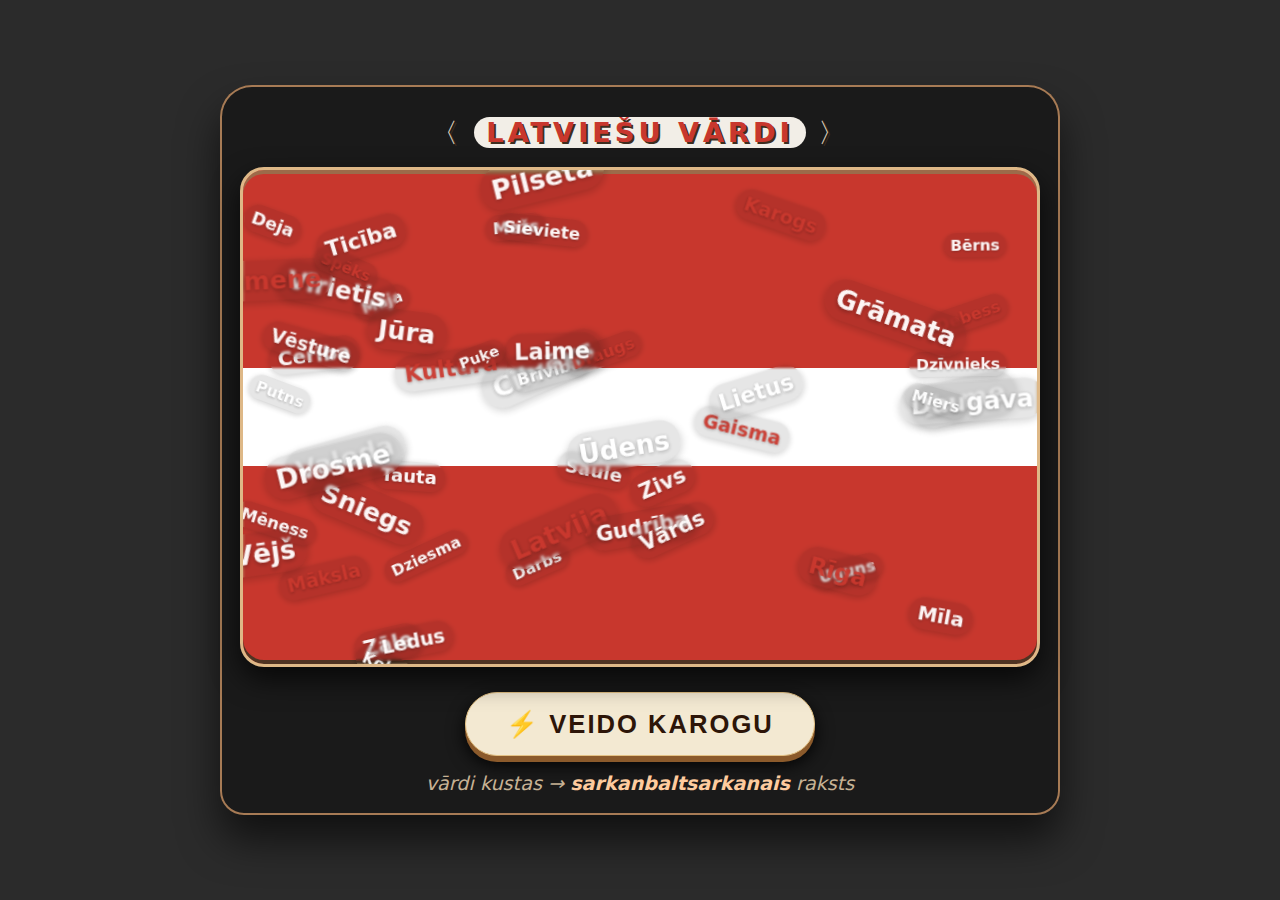
<file: index.html>
<!DOCTYPE html>
<html lang="en">
<head>
    <meta charset="UTF-8">
    <meta name="viewport" content="width=device-width, initial-scale=1.0">
    <title>Latvian words · flag animation</title>
    <style>
        * {
            margin: 0;
            padding: 0;
            box-sizing: border-box;
            user-select: none; /* avoid selecting words during animation */
        }

        body {
            background: #2b2b2b;
            min-height: 100vh;
            display: flex;
            justify-content: center;
            align-items: center;
            font-family: 'Segoe UI', 'Roboto', system-ui, sans-serif;
            margin: 0;
            padding: 20px;
        }

        .paper {
            background: #1a1a1a;
            padding: 30px 20px 20px 20px;
            border-radius: 2rem 2rem 1.5rem 1.5rem;
            box-shadow: 0 25px 40px rgba(0,0,0,0.6), 0 0 0 2px #A77B55 inset;
            display: flex;
            flex-direction: column;
            align-items: center;
        }

        h2 {
            font-weight: 300;
            letter-spacing: 4px;
            color: #e0d6c0;
            text-transform: uppercase;
            margin-bottom: 16px;
            text-shadow: 2px 2px 0 #3e2e1f;
            font-size: 1.7rem;
        }

        h2 span {
            color: #C8372D;
            font-weight: 600;
            background: #f2eee7;
            padding: 0 12px;
            border-radius: 40px;
        }

        .flag-container {
            position: relative;
            width: 800px;
            height: 500px;
            background: linear-gradient(
                180deg,
                #C8372D 0%,      /* Latvian red (top) */
                #C8372D 40%,
                #FFFFFF 40%,
                #FFFFFF 60%,
                #C8372D 60%,
                #C8372D 100%
            );
            border-radius: 24px;
            box-shadow: 0 12px 28px rgba(0,0,0,0.7), 0 4px 0 #9C6B4A inset, 0 -4px 0 #4F3322 inset;
            overflow: hidden;
            margin-bottom: 25px;
            border: 3px solid #deb887;
        }

        .word {
            position: absolute;
            left: 0;
            top: 0;
            font-size: 18px;
            font-weight: 600;
            white-space: nowrap;
            padding: 4px 8px;
            border-radius: 30px;
            background-color: rgba(0, 0, 0, 0.1); /* very subtle background for readability while floating */
            backdrop-filter: blur(1px);
            box-shadow: 0 2px 6px rgba(0,0,0,0.2);
            transition: left 1.4s cubic-bezier(0.2, 0.9, 0.3, 1.1),
                        top 1.4s cubic-bezier(0.2, 0.9, 0.3, 1.1),
                        transform 0.9s ease-out;
            will-change: left, top, transform;
            pointer-events: none;  /* so they don't block button */
            text-shadow: 0 1px 3px rgba(0,0,0,0.3);
            opacity: 0.95;
        }

        /* color classes are set directly by js, but we define base */
        .word.red-stripe {
            color: white;
        }
        .word.white-stripe {
            color: #C8372D; /* red on white stripe */
        }

        .controls {
            display: flex;
            gap: 25px;
        }

        button {
            background: #f3e9d2;
            border: none;
            padding: 16px 40px;
            font-size: 1.6rem;
            font-weight: 600;
            border-radius: 60px;
            color: #2d1508;
            letter-spacing: 2px;
            box-shadow: 0 6px 0 #8B5A2B, 0 8px 18px black;
            cursor: pointer;
            transition: 0.07s linear;
            border: 1px solid #e3c184;
            text-transform: uppercase;
        }

        button:hover {
            background: #ffe9c7;
            transform: translateY(-2px);
            box-shadow: 0 8px 0 #8B5A2B, 0 12px 24px black;
        }

        button:active {
            transform: translateY(6px);
            box-shadow: 0 2px 0 #6b421f, 0 8px 18px black;
        }

        .footer-note {
            color: #c7b295;
            margin-top: 16px;
            font-size: 1.2rem;
            font-style: italic;
        }
        .footer-note strong {
            color: #fecb9e;
        }
    </style>
</head>
<body>
<div class="paper">
    <h2>〈 <span>LATVIEŠU VĀRDI</span> 〉</h2>
    <div id="flag" class="flag-container"></div>
    <div class="controls">
        <button id="animateBtn">⚡ VEIDO KAROGU</button>
    </div>
    <div class="footer-note">vārdi kustas → <strong>sarkanbaltsarkanais</strong> raksts</div>
</div>

<script>
(function() {
    // ----- LATVIAN WORD BANK (50 words, authentic & varied) -----
    const words = [
        "Latvija", "Rīga", "Daugava", "Brīvība", "Mīla", "Saule", "Mēness", "Jūra", "Mežs",
        "Pilsēta", "Valoda", "Ģimene", "Draugs", "Māja", "Ūdens", "Uguns", "Gaisma", "Tauta",
        "Dziesma", "Deja", "Vēsture", "Kultūra", "Māksla", "Zeme", "Debess", "Vējš", "Lietus",
        "Sniegs", "Ledus", "Koks", "Puķe", "Zāle", "Putns", "Zivs", "Dzīvnieks", "Cilvēks",
        "Bērns", "Sieviete", "Vīrietis", "Darbs", "Miers", "Cerība", "Ticība", "Laime",
        "Drosme", "Gudrība", "Spēks", "Vārds", "Grāmata", "Karogs", "Sarkanbaltsarkans",
        "Brīvs", "Gauja", "Kurzeme", "Vidzeme", "Latgale", "Zemgale", "Rīgas", "Jūrmala",
        "Cēsis", "Sigulda", "Tērvete", "Lāčplēsis", "Burtnieks", "Pērkons", "Laima"
    ];  // more than 50, we'll slice to exactly 50

    const uniqueWords = [...new Set(words)].slice(0, 50);  // ensure 50 distinct (bank has >70)

    // ----- FLAG CONTAINER & SETTINGS -----
    const container = document.getElementById('flag');
    let colCount = 10;        // 10 columns
    let rowCount = 5;         // 5 rows (2 red + 1 white + 2 red) = perfect 2:1:2
    let cellW, cellH;

    // store created word elements and their target data
    let wordElements = [];

    // ----- helper: shuffle array (Fisher–Yates) -----
    function shuffleArray(arr) {
        for (let i = arr.length - 1; i > 0; i--) {
            const j = Math.floor(Math.random() * (i + 1));
            [arr[i], arr[j]] = [arr[j], arr[i]];
        }
        return arr;
    }

    // ----- generate target grid positions (row, col) -----
    function generateGridPositions() {
        const positions = [];
        // rows 0,1 = top red ; row 2 = white ; rows 3,4 = bottom red
        for (let r = 0; r < rowCount; r++) {
            for (let c = 0; c < colCount; c++) {
                positions.push({ row: r, col: c });
            }
        }
        return positions;  // 50 positions exactly
    }

    // ----- main initialization / reset function -----
    function initFlagAnimation() {
        // Clear container and reset array
        container.innerHTML = '';
        wordElements = [];

        // get current container dimensions (it might have changed, but we set fixed size in CSS)
        const containerRect = container.getBoundingClientRect();
        const containerW = containerRect.width;
        const containerH = containerRect.height;
        cellW = containerW / colCount;
        cellH = containerH / rowCount;

        // get grid positions (ordered by row)
        const gridPositions = generateGridPositions(); // array of {row, col}

        // make a copy of words and shuffle them for random assignment
        let shuffledWords = shuffleArray([...uniqueWords]);

        // assign each word to a grid cell (preserving grid order, but words are shuffled)
        const assignments = [];
        for (let i = 0; i < gridPositions.length; i++) {
            const pos = gridPositions[i];
            const wordText = shuffledWords[i % shuffledWords.length]; // safe, but we have exactly 50
            assignments.push({
                text: wordText,
                row: pos.row,
                col: pos.col,
            });
        }

        // further shuffle assignments so that words are mixed within stripes? 
        // we already shuffled words, but we might also shuffle assignments across whole grid? 
        // We want the final arrangement to be random within the stripes but respecting stripe counts.
        // currently assignments are in row-major order, so top row gets first 10 words etc.
        // To mix better within each stripe, we can shuffle stripes separately.
        // Let's regroup by stripe and shuffle inside each stripe.

        const topRedAssigns = assignments.filter(a => a.row === 0 || a.row === 1);
        const whiteAssigns = assignments.filter(a => a.row === 2);
        const bottomRedAssigns = assignments.filter(a => a.row === 3 || a.row === 4);

        // shuffle each group
        shuffleArray(topRedAssigns);
        shuffleArray(whiteAssigns);
        shuffleArray(bottomRedAssigns);

        // combine back in stripe order (top red, white, bottom red) – but we want them still in stripe order, but random within stripe
        const finalAssignments = [...topRedAssigns, ...whiteAssigns, ...bottomRedAssigns];

        // Now create word spans
        finalAssignments.forEach((item, index) => {
            const wordSpan = document.createElement('span');
            wordSpan.className = 'word';
            wordSpan.textContent = item.text;

            // determine text color based on stripe (target row)
            if (item.row === 2) {  // white stripe
                wordSpan.classList.add('white-stripe');  // red text
                // also set inline color as fallback
                wordSpan.style.color = '#C8372D';
            } else {
                wordSpan.classList.add('red-stripe');    // white text
                wordSpan.style.color = '#FFFFFF';
            }

            // store target coordinates (center of the cell)
            const targetLeft = item.col * cellW + cellW / 2;
            const targetTop = item.row * cellH + cellH / 2;

            // set random initial position (anywhere inside container)
            const randomLeft = Math.random() * containerW;
            const randomTop = Math.random() * containerH;
            // random rotation (-25deg .. 25deg) and slight scale (0.8..1.2)
            const randomRotate = (Math.random() * 50 - 25); // deg
            const randomScale = 0.8 + Math.random() * 0.7;  // 0.8 - 1.5
            const initialTransform = `translate(-50%, -50%) rotate(${randomRotate}deg) scale(${randomScale})`;

            // apply initial position & transform
            wordSpan.style.left = randomLeft + 'px';
            wordSpan.style.top = randomTop + 'px';
            wordSpan.style.transform = initialTransform;
            // add slight transition only for transform? no, we want smooth movement later.
            // but we don't want transition during initial set. Remove transition temporarily.
            wordSpan.style.transition = 'none';

            // attach data attributes to retrieve target later (optional)
            wordSpan.dataset.targetLeft = targetLeft;
            wordSpan.dataset.targetTop = targetTop;
            wordSpan.dataset.targetRow = item.row;

            container.appendChild(wordSpan);
            wordElements.push(wordSpan);
        });

        // force reflow to make sure initial styles are applied without transition
        void container.offsetHeight;

        // after a tiny moment, apply transition property to all words (so later animation works)
        wordElements.forEach(el => {
            el.style.transition = 'left 1.4s cubic-bezier(0.2, 0.9, 0.3, 1.1), top 1.4s cubic-bezier(0.2, 0.9, 0.3, 1.1), transform 0.9s ease-out';
        });

        // set a timeout to automatically move to flag after 1 second (to appreciate chaos)
        setTimeout(() => {
            moveWordsToFlag();
        }, 1000);
    }

    // ----- function that animates words to their target flag positions -----
    function moveWordsToFlag() {
        wordElements.forEach((el, idx) => {
            const targetLeft = parseFloat(el.dataset.targetLeft);
            const targetTop = parseFloat(el.dataset.targetTop);

            // add slight staggered delay (0.02s * index) for wave effect
            const stagger = idx * 0.015;
            el.style.transitionDelay = `${stagger}s, ${stagger}s, 0s`; // left, top, transform delays

            // set target positions
            el.style.left = targetLeft + 'px';
            el.style.top = targetTop + 'px';
            // final transform: centered + no rotation + normal scale
            el.style.transform = 'translate(-50%, -50%) rotate(0deg) scale(1)';
        });
    }

    // ----- reset to random positions (chaos) then optionally form flag again -----
    function randomScatter() {
        const containerW = container.clientWidth;
        const containerH = container.clientHeight;

        wordElements.forEach((el, idx) => {
            // new random coordinates
            const randLeft = Math.random() * containerW;
            const randTop = Math.random() * containerH;
            const randomRotate = (Math.random() * 50 - 25);
            const randomScale = 0.8 + Math.random() * 0.7;

            // disable transition temporarily for instant jump? 
            // but we want smooth scatter? we can do with transition to make it playful
            // we'll keep transition but set new left/top – it will move smoothly.
            // reset delay to zero
            el.style.transitionDelay = '0s, 0s, 0s';
            el.style.left = randLeft + 'px';
            el.style.top = randTop + 'px';
            el.style.transform = `translate(-50%, -50%) rotate(${randomRotate}deg) scale(${randomScale})`;
        });
    }

    // ----- event listener for button: scatter then after short delay form flag -----
    function handleButton() {
        randomScatter();
        // after scatter, wait a bit then reassemble
        setTimeout(() => {
            moveWordsToFlag();
        }, 700); // a bit shorter for responsiveness
    }

    // ----- start everything after page load -----
    window.addEventListener('load', () => {
        initFlagAnimation();

        const btn = document.getElementById('animateBtn');
        btn.addEventListener('click', handleButton);
    });

    // optional: if window resizes, we might need to recalc? for simplicity we keep fixed size
    // but we can add a resize recalc if needed – not necessary for demo.
})();
</script>
</body>
</html>
</file>
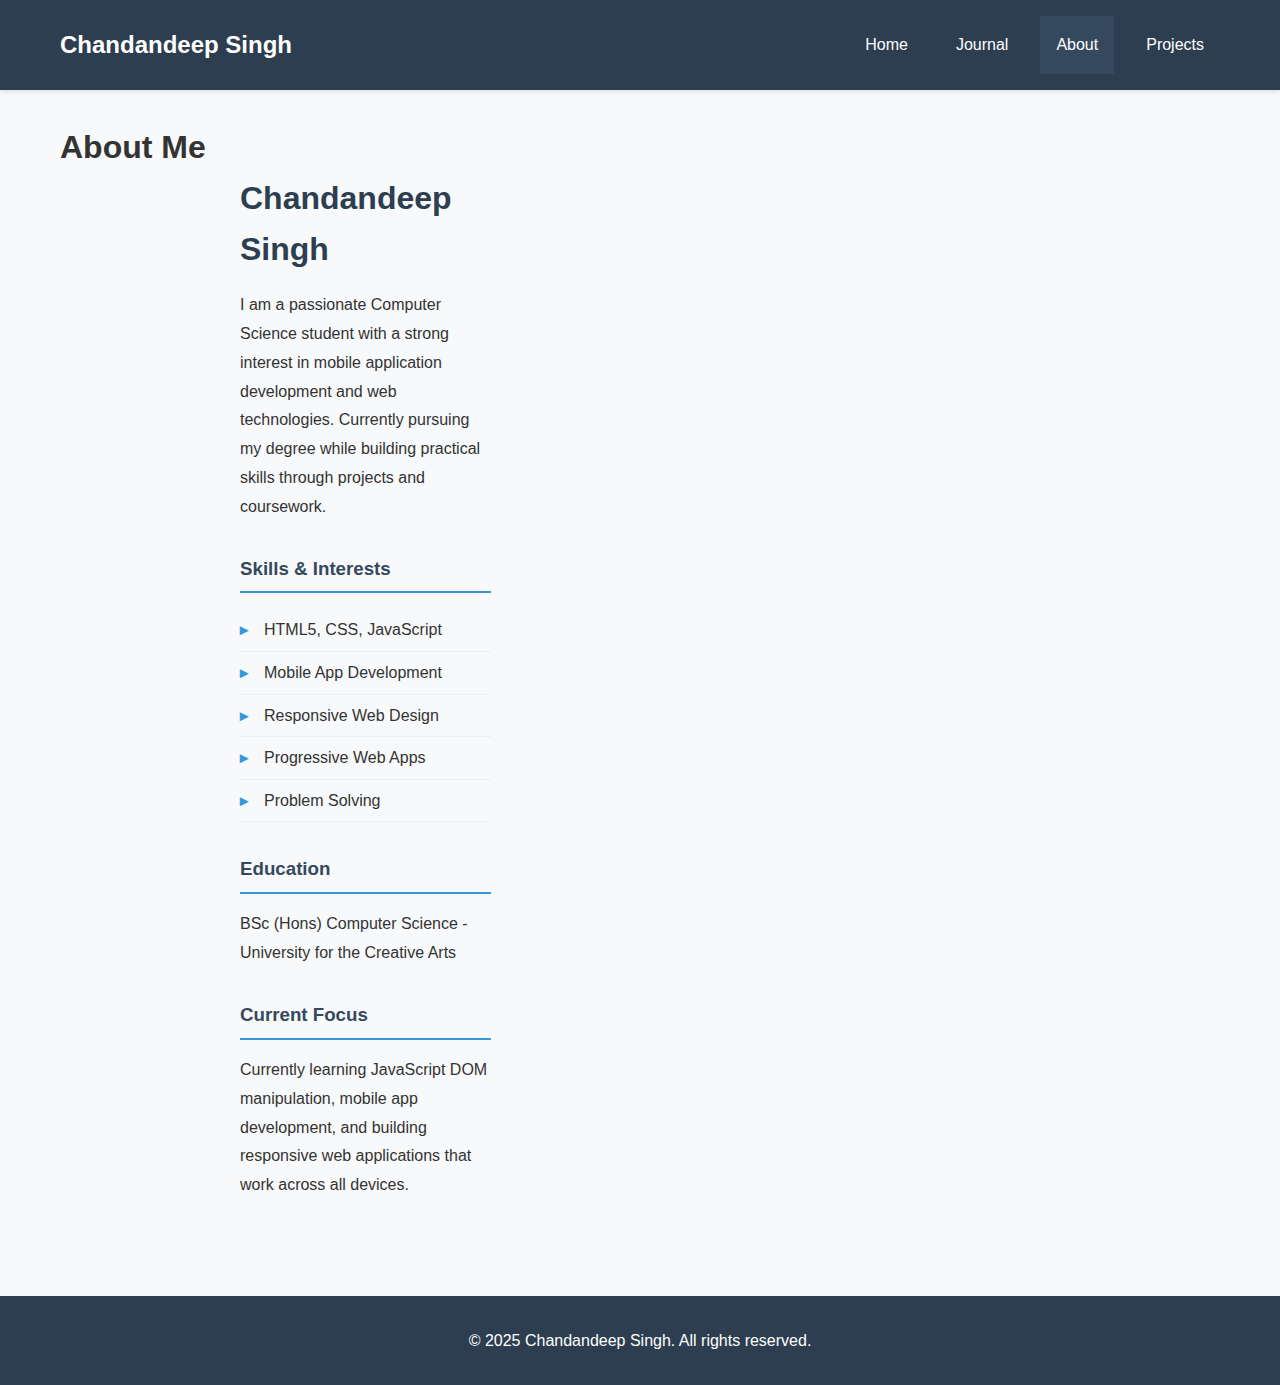
<file: about.html>
<!DOCTYPE html>
<html lang="en">
<head>
    <meta charset="UTF-8">
    <meta name="viewport" content="width=device-width, initial-scale=1.0">
    <title>About - Chandandeep Singh</title>
    <link rel="stylesheet" href="css/style.css">
</head>
<body>
    <!-- Navigation will be inserted here by JavaScript -->

    <main class="container">
        <section class="about-section">
            <h1>About Me</h1>
            
            <div class="about-content">
                <div class="about-text">
                    <h2>Chandandeep Singh</h2>
                    <p>I am a passionate Computer Science student with a strong interest in mobile application development and web technologies. Currently pursuing my degree while building practical skills through projects and coursework.</p>
                    
                    <h3>Skills & Interests</h3>
                    <ul class="skills-list">
                        <li>HTML5, CSS, JavaScript</li>
                        <li>Mobile App Development</li>
                        <li>Responsive Web Design</li>
                        <li>Progressive Web Apps</li>
                        <li>Problem Solving</li>
                    </ul>
                    
                    <h3>Education</h3>
                    <p>BSc (Hons) Computer Science - University for the Creative Arts</p>
                    
                    <h3>Current Focus</h3>
                    <p>Currently learning JavaScript DOM manipulation, mobile app development, and building responsive web applications that work across all devices.</p>
                </div>
            </div>
        </section>
    </main>

    <footer class="footer">
        <p>&copy; 2025 Chandandeep Singh. All rights reserved.</p>
    </footer>

  <!-- ALL THE JS FILES - IN CORRECT ORDER -->
<script src="js/storage.js"></script>
<script src="js/browser.js"></script>
<script src="js/thirdparty.js"></script>
<script src="js/script.js"></script>

</body>
</html>
</file>
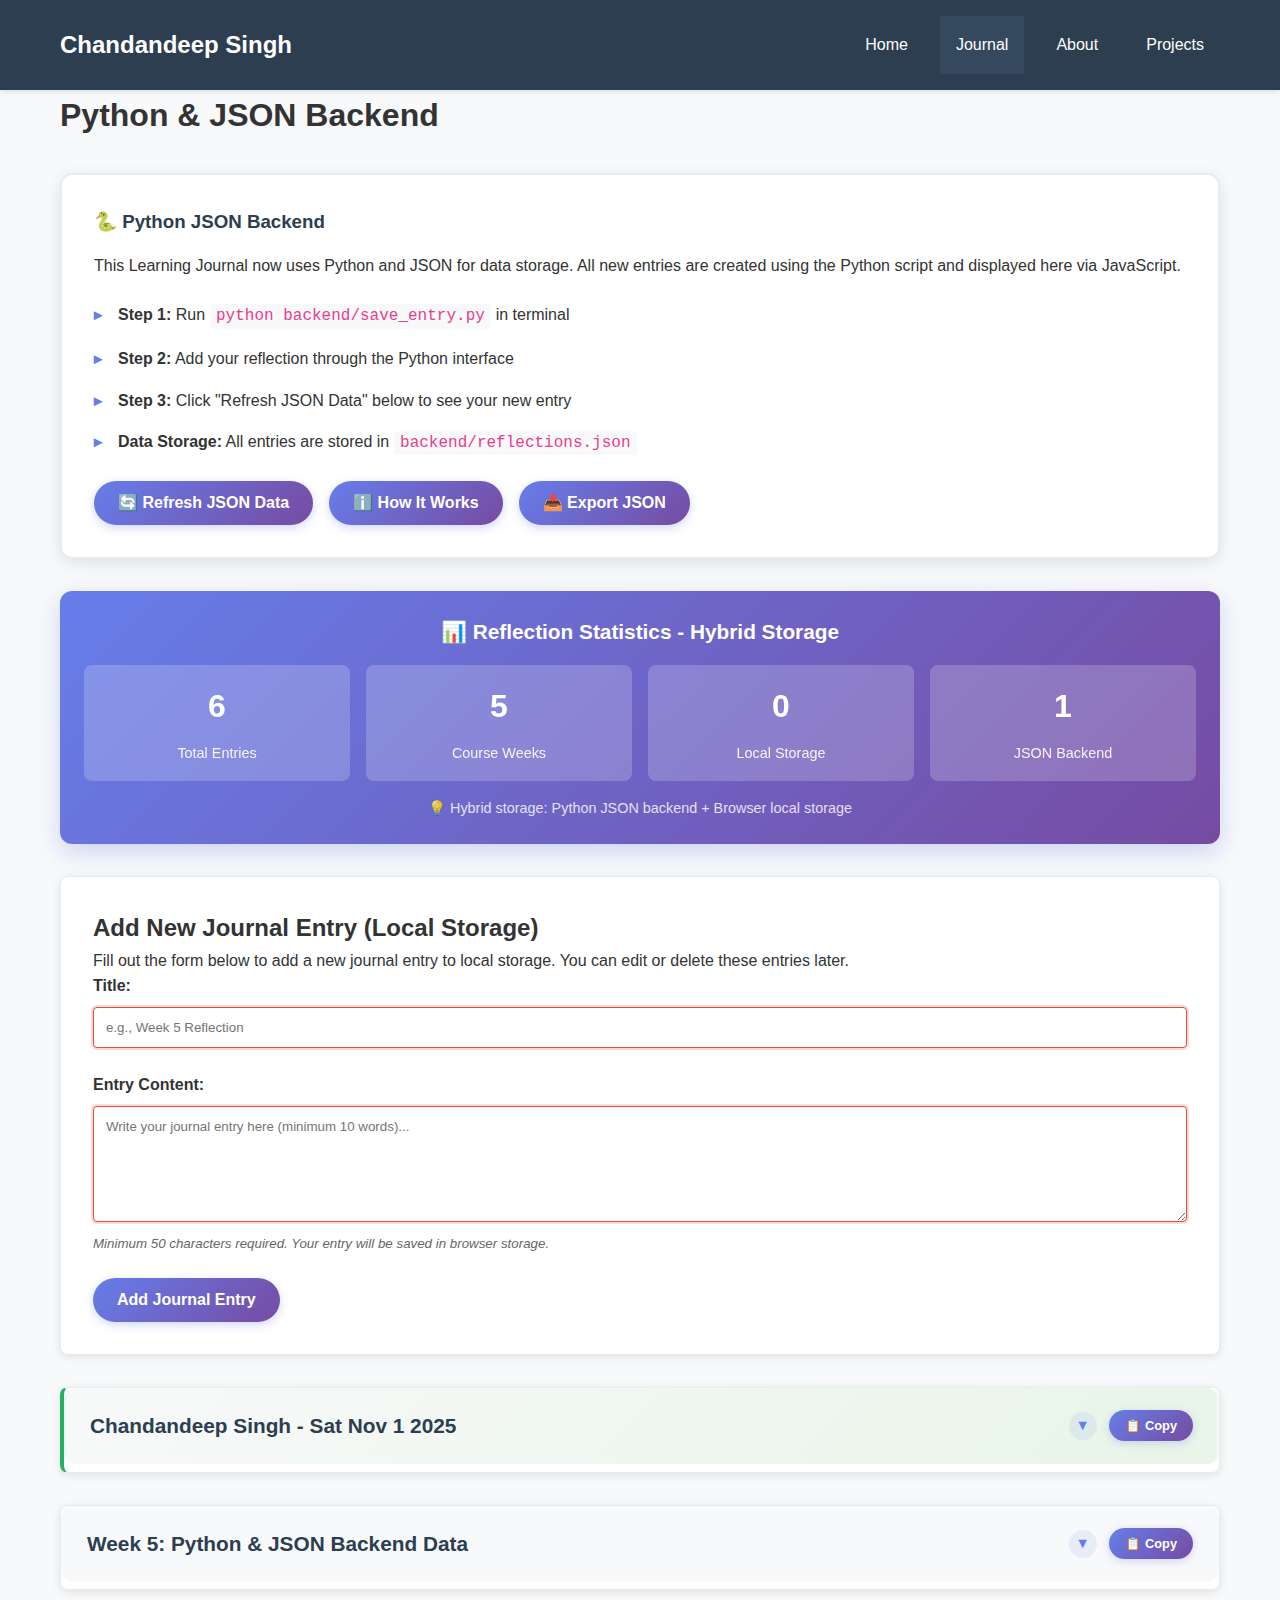
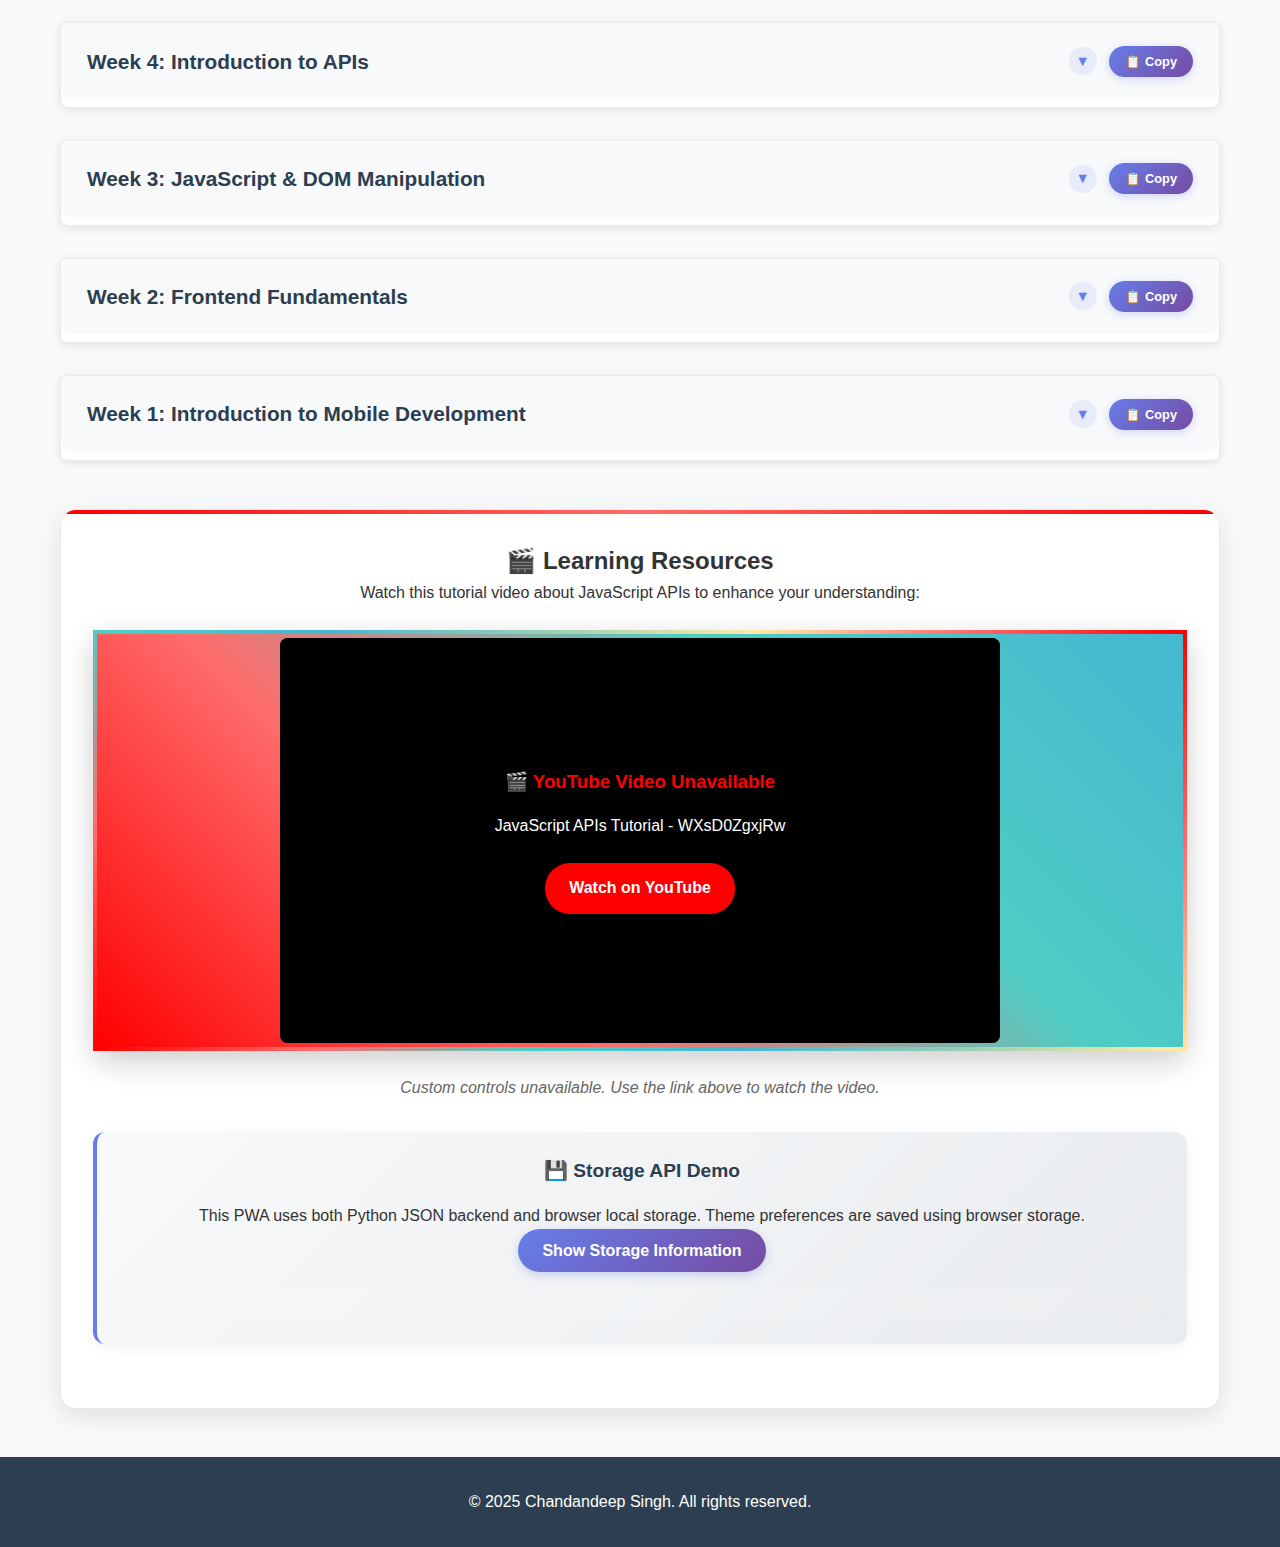
<file: journal.html>
<!DOCTYPE html>
<html lang="en">
<head>
    <meta charset="UTF-8">
    <meta name="viewport" content="width=device-width, initial-scale=1.0">
    <title>Journal - Chandandeep Singh</title>
    <link rel="stylesheet" href="css/style.css">
</head>
<body>
    <!-- Navigation will be inserted here by JavaScript -->
    
    <main class="container">
        <h1>Python & JSON Backend</h1>
        
        <!-- Python Backend Information Section -->
        <section class="python-backend-section">
            <h3>🐍 Python JSON Backend</h3>
            <p>This Learning Journal now uses Python and JSON for data storage. All new entries are created using the Python script and displayed here via JavaScript.</p>
            
            <div class="backend-steps">
                <div class="backend-step">
                    <strong>Step 1:</strong> Run <code>python backend/save_entry.py</code> in terminal
                </div>
                <div class="backend-step">
                    <strong>Step 2:</strong> Add your reflection through the Python interface
                </div>
                <div class="backend-step">
                    <strong>Step 3:</strong> Click "Refresh JSON Data" below to see your new entry
                </div>
                <div class="backend-step">
                    <strong>Data Storage:</strong> All entries are stored in <code>backend/reflections.json</code>
                </div>
            </div>
            
            <div class="backend-actions" style="display: flex; gap: 1rem; margin-top: 1.5rem; flex-wrap: wrap;">
                <button onclick="refreshJSONData()" class="btn-primary">
                    🔄 Refresh JSON Data
                </button>
                <button onclick="showBackendInfo()" class="btn-primary">
                    ℹ️ How It Works
                </button>
                <button onclick="exportJSONData()" class="btn-primary">
                    📥 Export JSON
                </button>
            </div>
            
            <div id="backend-info" style="margin-top: 1rem; padding: 1rem; background: rgba(255,255,255,0.1); border-radius: 8px; display: none;"></div>
        </section>

        <!-- Reflection Counter (Added by JavaScript) -->
        <div id="reflection-counter-container"></div>

        <!-- Local Journal Entry Form (Lab 4 functionality) -->
        <section class="journal-form-section">
            <h2>Add New Journal Entry (Local Storage)</h2>
            <p class="form-description">Fill out the form below to add a new journal entry to local storage. You can edit or delete these entries later.</p>
            <form id="journal-form">
                <div class="form-group">
                    <label for="journal-title">Title:</label>
                    <input type="text" id="journal-title" name="title" placeholder="e.g., Week 5 Reflection" required>
                </div>
                <div class="form-group">
                    <label for="journal-entry">Entry Content:</label>
                    <textarea id="journal-entry" name="entry" rows="6" 
                              placeholder="Write your journal entry here (minimum 10 words)..." 
                              minlength="50" required></textarea>
                    <small>Minimum 50 characters required. Your entry will be saved in browser storage.</small>
                    <div id="word-count" class="word-count" style="margin-top: 0.5rem;"></div>
                </div>
                <button type="submit" class="btn-primary">Add Journal Entry</button>
            </form>
        </section>
        
        <!-- Journal Entries Container - NEWEST FIRST -->
        <div id="journal-entries-container">
            <!-- JSON entries from Python backend will be loaded here AT THE TOP -->
            
            <!-- Local storage entries will be loaded here -->
            
            <!-- Week 5: Python & JSON Backend Data (NEWEST STATIC ENTRY) -->
            <article class="journal-entry collapsible">
                <div class="collapsible-header">
                    <h2>Week 5: Python & JSON Backend Data</h2>
                    <div class="entry-actions">
                        <span class="toggle-icon">▼</span>
                    </div>
                </div>
                <div class="collapsible-content">
                    <div class="entry-meta">November 2025</div>
                    
                    <h3>Lab 5 Journal Questions & Answers</h3>
                    
                    <h4>1. How is storing data in a JSON file different from using browser storage?</h4>
                    <p>JSON files are cross-platform and version controlled. They are saved as physical files that can be accessed by several applications. Browser storage is device-specific, limited to 5-10MB, and only available through JavaScript inside the same browser.</p>
                  
                    <h4>2. How did you use Python to create or update your JSON file?</h4>
                    <p>In order to handle the JSON file intelligently, save_entry.py was created. It reads current entries, adds new ones with automated timestamps, and safely writes everything back with correct formatting and error handling for reliability.</p>
                    
                    <h4>3. What does your PWA show locally, and what will users see on GitHub? Are they the same? Why or why not?</h4>
                    <p>When Python adds entries, live JSON updates are displayed in local development. GitHub Pages pauses JSON during commit time because it only serves static files and does no backend processing. They remain in sync because of the manual commits.</p>
                    
                    <h4>4. What extra feature did you add to your PWA using the JSON file, and why?</h4>
                    <p>Added an interactive statistics dashboard that counts and categorises data based on its source (JSON, Local, or Static). This clearly displays the Python-JS data flow and offers instant feedback when new entries are added, enhancing both functionality and learning experience.</p>
                    </div>
            </article>

            <!-- Week 4: Introduction to APIs -->
            <article class="journal-entry collapsible">
                <div class="collapsible-header">
                    <h2>Week 4: Introduction to APIs</h2>
                    <div class="entry-actions">
                        <span class="toggle-icon">▼</span>
                    </div>
                </div>
                <div class="collapsible-content">
                    <div class="entry-meta">October 2025</div>   
                    <h3>Which Storage, Browser, and Third-Party APIs did you choose, and why?</h3>
                    <p><strong>Storage API:</strong> Enhanced local storage for journal entries and theme choices, including Session Storage as a backup option. It was chosen for its simplicity and widespread browser support.</p>
                    <p><strong>Browser API:</strong> Clipboard API for copying journal entries and improved Validation API for form validation. These considerably improve the overall user experience.</p>
                    <p><strong>Third-Party API:</strong> The YouTube Player API allows you to connect with educational videos. We choose video content since it improves the learning experience.</p>
                    
                    <h3>How did you integrate each API with DOM manipulation?</h3>
                    <p><strong>Storage API:</strong> localStorage.setItem() saves data and then dynamically builds DOM elements on load.</p>
                    <p><strong>Clipboard API:</strong> Added copy buttons to journal entries that use navigator.clipboard.writeText() and provide visual feedback.</p>
                    <p><strong>YouTube API:</strong> YT.Player() generates embedded video, custom buttons manage player using API functions.</p>
                    
                    <h3>What challenges did you encounter, and how did you solve them?</h3>
                    <p><strong>Clipboard API permissions:</strong> Some browsers require a secure context (HTTPS). Error handling and backup messages were included.</p>
                    <p><strong>YouTube API loading:</strong> The API script needed to load before being initialised. I used the onYouTubeIframeAPIReady callback.</p>
                    <p><strong>Overlapping buttons:</strong> Stop button moved off-screen; corrected with CSS Grid and responsive layouts.</p>
                    
                    <h3>In what ways do these APIs improve your Learning Journal PWA?</h3>
                    <p><strong>Persistence:</strong> When the browser is closed, users' entries and preferences are saved.</p>
                    <p><strong>Usability:</strong> One-click copying and quick form response.</p>
                    <p><strong>Rich Content:</strong> Video integration improves learning.</p>
                    <p><strong>Professional appearance:</strong> Native app experience with smooth interactions.</p>
                </div>
            </article>

            <!-- Week 3: JavaScript & DOM Manipulation -->
            <article class="journal-entry collapsible">
                <div class="collapsible-header">
                    <h2>Week 3: JavaScript & DOM Manipulation</h2>
                    <div class="entry-actions">
                        <span class="toggle-icon">▼</span>
                    </div>
                </div>
                <div class="collapsible-content">
                    <div class="entry-meta">October 2025</div>   
                    <h3>Which DOM selection methods did you use, and why did you choose them?</h3>
                    <p>I used getElementById() for single items such as the live date and theme toggle because it is quick and precise. Due to its flexibility and ability to take CSS selectors, I also utilised querySelectorAll() for many items, such as collapsable sections.</p>
                    
                    <h3>What was the most challenging part about linking JavaScript with your HTML?</h3>
                    <p>The most difficult aspect was ensuring that the JavaScript loaded at the appropriate time and that all DOM elements were available when the scripts attempted to access them. This timing issue was resolved by using the DOMContentLoaded event.</p>
                    
                    <h3>How did you test and debug your JavaScript code?</h3>
                    <p>I used browser developer tools extensively, including console.log for debugging data, the Elements tab for checking DOM structure, and for myself testing all interactive features on various screen sizes to verify responsiveness.</p>
                </div>
            </article>

            <!-- Week 2: Frontend Fundamentals -->
            <article class="journal-entry collapsible">
                <div class="collapsible-header">
                    <h2>Week 2: Frontend Fundamentals</h2>
                    <div class="entry-actions">
                        <span class="toggle-icon">▼</span>
                    </div>
                </div>
                <div class="collapsible-content">
                    <div class="entry-meta">October 2025</div> 
                    <h3>Mobile-First Design Approach</h3>
                    <p>I began by designing with mobile devices in mind, utilising a layout with one column that eventually expands on larger screens. This method ensured that the essential content and functionality worked flawlessly on reduced viewports.</p>
                    
                    <h3>Most Useful HTML/CSS Concept</h3>
                    <p>The CSS Flexbox concept was the most helpful one I used to create responsive layout structures and navigation. With Flexbox, creating flexible components that adjust to various screen sizes without requiring intricate computations was simple.</p>
                    
                    <h3>Most Challenging Aspect</h3>
                    <p>The hardest things for me were choosing a breakpoint and media queries. To enable smooth transitions between layouts, the ideal breakpoints for various devices needed to be tested and adjusted.</p>
                </div>
            </article>

            <!-- Week 1: Introduction to Mobile Development (OLDEST) -->
            <article class="journal-entry collapsible">
                <div class="collapsible-header">
                    <h2>Week 1: Introduction to Mobile Development</h2>
                    <div class="entry-actions">
                        <span class="toggle-icon">▼</span>
                    </div>
                </div>
                <div class="collapsible-content">
                    <div class="entry-meta">September 2025</div>
                    <p>Initial setup and understanding of Progressive Web Apps. Learned about the course structure and project requirements. Explored the basics of HTML and CSS for creating responsive web layouts.</p>
                    
                    <h3>Key Learnings</h3>
                    <p>Understood the importance of Progressive Web Apps in modern web development and how they bridge the gap between web and mobile applications. Learned about the project requirements for the Learning Journal PWA.</p>
                    
                    <h3>Setup Process</h3>
                    <p>Set up the initial project structure with proper folder organization, created the basic HTML pages, and established the GitHub repository for version control.</p>
                </div>
            </article>
        </div>

        <!-- Enhanced YouTube API Section -->
        <section class="youtube-section">
            <h2>🎬 Learning Resources</h2>
            <p>Watch this tutorial video about JavaScript APIs to enhance your understanding:</p>
            
            <div class="youtube-player-container">
                <div id="youtube-player"></div>
            </div>
            
            <div id="youtube-controls">
                <!-- Enhanced controls will be added by JavaScript -->
            </div>
            
            <div class="storage-demo">
                <h4>💾 Storage API Demo</h4>
                <p>This PWA uses both Python JSON backend and browser local storage. Theme preferences are saved using browser storage.</p>
                <button onclick="showStorageInfo()" class="btn-primary">Show Storage Information</button>
                <div id="storage-info" style="margin-top: 1rem; padding: 1rem; background: rgba(255,255,255,0.1); border-radius: 8px;"></div>
            </div>
        </section>
    </main>

    <footer class="footer">
        <p>&copy; 2025 Chandandeep Singh. All rights reserved.</p>
    </footer>

    <!-- ALL THE JS FILES - IN CORRECT ORDER -->
    <script src="js/storage.js"></script>
    <script src="js/browser.js"></script>
    <script src="js/thirdparty.js"></script>
    <script src="js/script.js"></script>

</body>
</html>
</file>
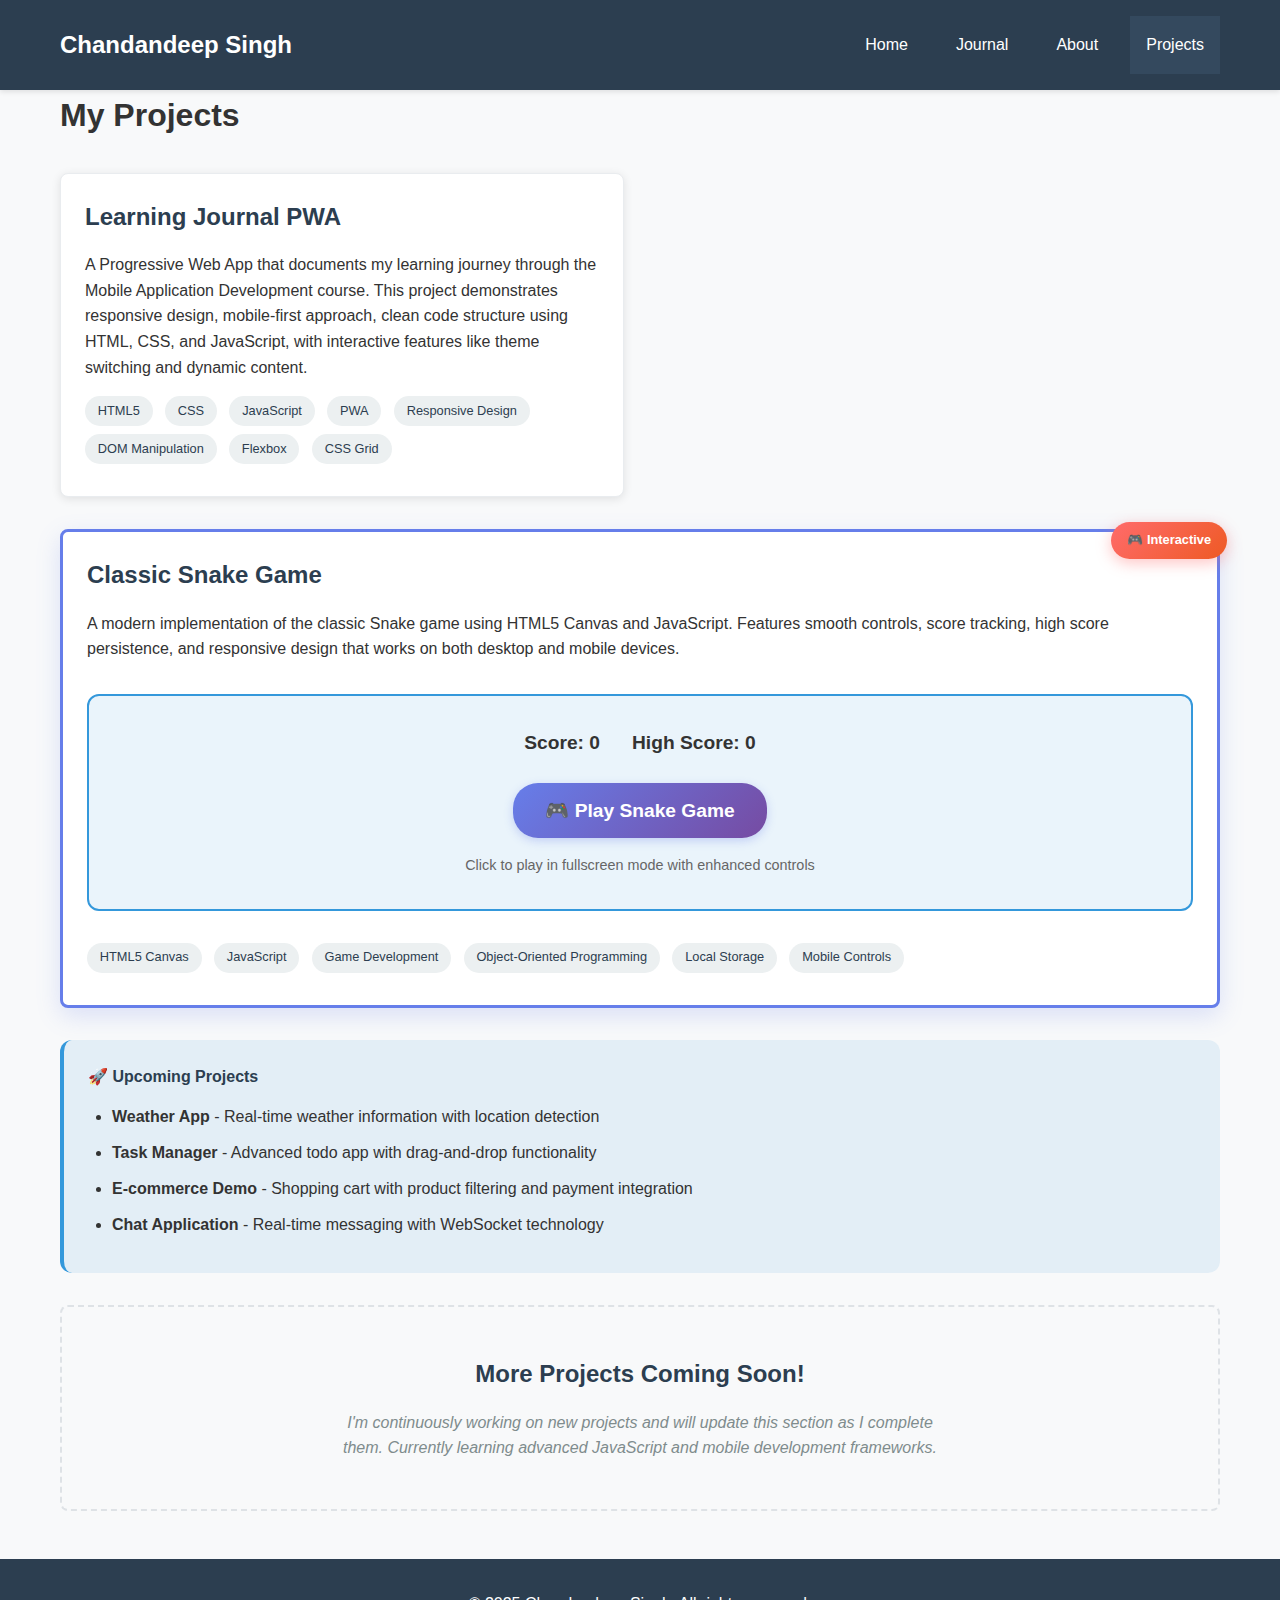
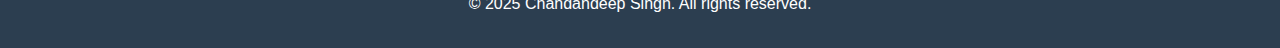
<file: projects.html>
<!DOCTYPE html>
<html lang="en">
<head>
    <meta charset="UTF-8">
    <meta name="viewport" content="width=device-width, initial-scale=1.0">
    <title>Projects - Chandandeep Singh</title>
    <link rel="stylesheet" href="css/style.css">
</head>
<body>
    <!-- Navigation will be inserted here by JavaScript -->

    <main class="container">
        <h1>My Projects</h1>
        
        <div class="projects-grid">
            <!-- Learning Journal PWA Project -->
            <article class="project-card">
                <h2>Learning Journal PWA</h2>
                <p>A Progressive Web App that documents my learning journey through the Mobile Application Development course. This project demonstrates responsive design, mobile-first approach, clean code structure using HTML, CSS, and JavaScript, with interactive features like theme switching and dynamic content.</p>
                <div class="tech-stack">
                    <span class="tech-tag">HTML5</span>
                    <span class="tech-tag">CSS</span>
                    <span class="tech-tag">JavaScript</span>
                    <span class="tech-tag">PWA</span>
                    <span class="tech-tag">Responsive Design</span>
                    <span class="tech-tag">DOM Manipulation</span>
                    <span class="tech-tag">Flexbox</span>
                    <span class="tech-tag">CSS Grid</span>
                </div>
            </article>

            <!-- Snake Game Project -->
            <article class="project-card featured-project">
                <div class="project-badge">🎮 Interactive</div>
                <h2>Classic Snake Game</h2>
                <p>A modern implementation of the classic Snake game using HTML5 Canvas and JavaScript. Features smooth controls, score tracking, high score persistence, and responsive design that works on both desktop and mobile devices.</p>
                
                <!-- Simple Play Button Section -->
                <div class="simple-game-section" style="text-align: center; margin: 2rem 0; padding: 2rem; background: rgba(52, 152, 219, 0.1); border-radius: 12px;">
                    <div class="score-display" style="margin-bottom: 1.5rem;">
                        <div style="display: flex; justify-content: center; gap: 2rem; font-size: 1.2rem; font-weight: bold;">
                            <div>Score: <span id="projectScore">0</span></div>
                            <div>High Score: <span id="projectHighScore">0</span></div>
                        </div>
                    </div>
                    
                    <button onclick="openSnakeFullscreen()" class="btn-primary" style="font-size: 1.2rem; padding: 1rem 2rem;">
                        🎮 Play Snake Game
                    </button>
                    
                    <div style="margin-top: 1rem; font-size: 0.9rem; color: #666;">
                        Click to play in fullscreen mode with enhanced controls
                    </div>
                </div>
                
                <div class="tech-stack">
                    <span class="tech-tag">HTML5 Canvas</span>
                    <span class="tech-tag">JavaScript</span>
                    <span class="tech-tag">Game Development</span>
                    <span class="tech-tag">Object-Oriented Programming</span>
                    <span class="tech-tag">Local Storage</span>
                    <span class="tech-tag">Mobile Controls</span>
                </div>
            </article>
        </div>

        <!-- Enhanced Fullscreen Snake Game Modal -->
        <div id="snakeModal" class="modal">
            <div class="modal-content" style="max-width: 800px; padding: 0; overflow: hidden;">
                <!-- Game Header -->
                <div class="game-header" style="display: flex; justify-content: space-between; align-items: center; padding: 1rem 2rem; background: linear-gradient(135deg, #2c3e50 0%, #34495e 100%); color: white; border-bottom: 3px solid #27ae60; position: sticky; top: 0; z-index: 10;">
                    <div class="game-title" style="font-size: 1.5rem; font-weight: bold;">
                        🐍 Snake Game
                    </div>
                    <div class="score-display" style="display: flex; gap: 2rem; font-size: 1.2rem; font-weight: bold;">
                        <div>Score: <span id="fullscreenScore">0</span></div>
                        <div>High Score: <span id="fullscreenHighScore">0</span></div>
                    </div>
                </div>
                
                <!-- Game Content -->
                <div class="modal-game-container">
                    <!-- Game Canvas -->
                    <div class="canvas-container" style="margin-bottom: 2rem; text-align: center;">
                        <canvas id="fullscreenSnakeCanvas" width="600" height="600" style="border: 3px solid #2c3e50; border-radius: 8px; background: #1a1a1a; display: block; margin: 0 auto;"></canvas>
                    </div>
                    
                    <!-- Enhanced Arrow Controls with Grid Layout -->
                    <div class="enhanced-arrow-controls">
                        <div class="arrow-grid">
                            <button class="control-btn large-arrow-btn arrow-up" data-direction="up">
                                ⬆️
                            </button>
                            <button class="control-btn large-arrow-btn arrow-left" data-direction="left">
                                ⬅️
                            </button>
                            <button class="control-btn large-arrow-btn arrow-right" data-direction="right">
                                ➡️
                            </button>
                            <button class="control-btn large-arrow-btn arrow-down" data-direction="down">
                                ⬇️
                            </button>
                        </div>
                    </div>
                    
                    <!-- Control Buttons in Single Row -->
                    <div class="control-buttons-row">
                        <button id="fullscreenStartBtn" class="btn-primary enhanced-game-btn">
                            ▶️ Start Game
                        </button>
                        <button id="fullscreenPauseBtn" class="btn-primary enhanced-game-btn">
                            ⏸️ Pause
                        </button>
                        <button id="fullscreenResetBtn" class="btn-primary enhanced-game-btn">
                            🔄 Reset
                        </button>
                        <button id="exitFullscreenBtn" class="btn-primary enhanced-game-btn" style="background: linear-gradient(135deg, #e74c3c 0%, #c0392b 100%);">
                            🖥️ Exit
                        </button>
                    </div>
                    
                    <!-- Game Instructions -->
                    <div class="game-instructions" style="margin-top: 2rem; padding: 1rem; background: rgba(52, 152, 219, 0.1); border-radius: 8px; text-align: center;">
                        <h4 style="margin-bottom: 0.5rem; color: #2c3e50;">How to Play:</h4>
                        <p style="margin: 0; font-size: 0.9rem;">
                            Use <strong>Arrow Keys</strong> or tap the <strong>direction buttons</strong> to control the snake. 
                            Eat the red food to grow and earn points. The snake wraps around the screen!
                        </p>
                    </div>
                </div>
            </div>
        </div>

        <!-- Upcoming Projects Section -->
        <div class="upcoming-projects">
            <h4>🚀 Upcoming Projects</h4>
            <ul>
                <li><strong>Weather App</strong> - Real-time weather information with location detection</li>
                <li><strong>Task Manager</strong> - Advanced todo app with drag-and-drop functionality</li>
                <li><strong>E-commerce Demo</strong> - Shopping cart with product filtering and payment integration</li>
                <li><strong>Chat Application</strong> - Real-time messaging with WebSocket technology</li>
            </ul>
        </div>

        <div class="coming-soon">
            <h3>More Projects Coming Soon!</h3>
            <p>I'm continuously working on new projects and will update this section as I complete them. Currently learning advanced JavaScript and mobile development frameworks.</p>
        </div>
    </main>

    <footer class="footer">
        <p>&copy; 2025 Chandandeep Singh. All rights reserved.</p>
    </footer>

   <!-- ALL THE JS FILES - IN CORRECT ORDER -->
<script src="js/storage.js"></script>
<script src="js/browser.js"></script>
<script src="js/thirdparty.js"></script>
<script src="js/script.js"></script>
<script src="js/snake-game.js"></script> <!-- Snake Game JS -->

<!-- Projects Page Specific JavaScript -->
<script>
    // Projects page functionality
    function openSnakeFullscreen() {
        const modal = document.getElementById('snakeModal');
        modal.style.display = 'block';
        
        // Prevent body scrolling - multiple methods for maximum compatibility
        document.body.classList.add('modal-open');
        document.documentElement.style.overflow = 'hidden';
        document.body.style.overflow = 'hidden';
        document.body.style.position = 'fixed';
        document.body.style.width = '100%';
        document.body.style.height = '100%';
        
        // Update scores
        const projectScore = document.getElementById('projectScore').textContent;
        const projectHighScore = document.getElementById('projectHighScore').textContent;
        document.getElementById('fullscreenScore').textContent = projectScore;
        document.getElementById('fullscreenHighScore').textContent = projectHighScore;
        
        // Initialize game
        setTimeout(() => {
            if (window.fullscreenSnakeGame) {
                fullscreenSnakeGame.resetGame();
            }
        }, 100);
    }

    function closeSnakeModal() {
        const modal = document.getElementById('snakeModal');
        modal.style.display = 'none';
        
        // Restore body scrolling
        document.body.classList.remove('modal-open');
        document.documentElement.style.overflow = '';
        document.body.style.overflow = '';
        document.body.style.position = '';
        document.body.style.width = '';
        document.body.style.height = '';
        
        // Update project page scores
        if (window.fullscreenSnakeGame) {
            const currentScore = fullscreenSnakeGame.score;
            const highScore = fullscreenSnakeGame.highScore;
            document.getElementById('projectScore').textContent = currentScore;
            document.getElementById('projectHighScore').textContent = highScore;
            
            // Save to localStorage
            localStorage.setItem('snakeHighScore', highScore);
        }
    }

    // Event listeners
    document.addEventListener('DOMContentLoaded', function() {
        // Exit button
        const exitBtn = document.getElementById('exitFullscreenBtn');
        if (exitBtn) {
            exitBtn.addEventListener('click', closeSnakeModal);
        }

        // Escape key to close
        document.addEventListener('keydown', function(event) {
            if (event.key === 'Escape') {
                closeSnakeModal();
            }
        });

        // Close when clicking outside modal content
        window.addEventListener('click', function(event) {
            const modal = document.getElementById('snakeModal');
            if (event.target === modal) {
                closeSnakeModal();
            }
        });

        // Prevent modal content clicks from closing modal
        const modalContent = document.querySelector('.modal-content');
        if (modalContent) {
            modalContent.addEventListener('click', function(event) {
                event.stopPropagation();
            });
        }

        // Initialize scores
        const highScore = localStorage.getItem('snakeHighScore') || '0';
        document.getElementById('projectHighScore').textContent = highScore;
        document.getElementById('fullscreenHighScore').textContent = highScore;
        
        console.log('Projects page loaded successfully!');
    });
</script>

</body>
</html>
</file>
<file: css/style.css>
/* Reset and base styles */
* {
    margin: 0;
    padding: 0;
    box-sizing: border-box;
}

:root {
    --bg-color: #f8f9fa;
    --text-color: #333;
    --card-bg: white;
    --nav-bg: #2c3e50;
    --footer-bg: #2c3e50;
    --hero-bg: linear-gradient(135deg, #667eea 0%, #764ba2 100%);
}

body {
    font-family: 'Segoe UI', Tahoma, Geneva, Verdana, sans-serif;
    line-height: 1.6;
    color: var(--text-color);
    background-color: var(--bg-color);
    transition: background-color 0.3s, color 0.3s;
}

.container {
    max-width: 1200px;
    margin: 0 auto;
    padding: 0 20px;
}

/* ===== NAVIGATION STYLES ===== */
.navbar {
    background-color: var(--nav-bg);
    padding: 1rem 0;
    box-shadow: 0 2px 5px rgba(0,0,0,0.1);
    position: relative;
}

.nav-container {
    max-width: 1200px;
    margin: 0 auto;
    padding: 0 20px;
    display: flex;
    justify-content: space-between;
    align-items: center;
}

.nav-logo {
    color: white;
    font-size: 1.5rem;
    font-weight: bold;
    text-decoration: none;
}

.nav-logo:hover {
    opacity: 0.8;
}

.nav-toggle {
    display: none;
}

.nav-toggle-label {
    display: none;
    flex-direction: column;
    cursor: pointer;
    padding: 5px;
}

.nav-toggle-label span {
    width: 25px;
    height: 3px;
    background: white;
    margin: 3px 0;
    transition: 0.3s;
}

.nav-menu {
    list-style: none;
    display: flex;
    gap: 0;
}

.nav-menu li {
    margin: 0;
}

.nav-menu a {
    color: white;
    text-decoration: none;
    padding: 1rem;
    display: block;
    transition: background-color 0.3s;
}

.nav-menu a:hover,
.nav-menu a.active {
    background-color: #34495e;
}

/* ===== HERO SECTION ===== */
.hero {
    text-align: center;
    padding: 3rem 1rem;
    background: var(--hero-bg);
    color: white;
    margin-bottom: 2rem;
    border-radius: 0 0 20px 20px;
}

.hero h1 {
    font-size: 2.5rem;
    margin-bottom: 1rem;
}

.hero p {
    font-size: 1.2rem;
    max-width: 600px;
    margin: 0 auto;
}

/* ===== GRID LAYOUTS ===== */
.posts-grid,
.projects-grid {
    display: grid;
    gap: 2rem;
    margin: 2rem 0;
}

.post-card,
.project-card {
    background: var(--card-bg);
    padding: 1.5rem;
    border-radius: 8px;
    box-shadow: 0 2px 10px rgba(0,0,0,0.1);
    transition: transform 0.3s, box-shadow 0.3s;
    border: 1px solid #e9ecef;
}

.post-card:hover,
.project-card:hover {
    transform: translateY(-5px);
    box-shadow: 0 5px 20px rgba(0,0,0,0.15);
}

.post-card h3,
.project-card h2 {
    color: #2c3e50;
    margin-bottom: 1rem;
}

.post-card a,
.project-card a {
    color: #3498db;
    text-decoration: none;
    font-weight: bold;
    display: inline-block;
    margin-top: 1rem;
}

.post-card a:hover,
.project-card a:hover {
    text-decoration: underline;
}

/* ===== ABOUT SECTION ===== */
.about-section {
    padding: 2rem 0;
}

.about-content {
    max-width: 800px;
    margin: 0 auto;
}

.about-text h2 {
    color: #2c3e50;
    margin-bottom: 1rem;
    font-size: 2rem;
}

.about-text h3 {
    color: #34495e;
    margin: 2rem 0 1rem 0;
    border-bottom: 2px solid #3498db;
    padding-bottom: 0.5rem;
}

.about-text p {
    margin-bottom: 1rem;
    line-height: 1.8;
}

/* ===== JOURNAL ENTRY STYLES ===== */
.journal-entry {
    background: var(--card-bg);
    padding: 0;
    border-radius: 8px;
    box-shadow: 0 2px 10px rgba(0,0,0,0.1);
    margin-bottom: 2rem;
    border: 1px solid #e9ecef;
}

.entry-meta {
    color: #7f8c8d;
    font-style: italic;
    margin-bottom: 1rem;
    padding: 0 1rem;
}

.journal-entry h2 {
    color: #2c3e50;
    margin-bottom: 1rem;
}

.journal-entry h3 {
    color: #34495e;
    margin: 1.5rem 0 1rem 0;
}

.journal-entry p {
    margin-bottom: 1rem;
    line-height: 1.7;
}

.journal-entry code {
    background: #f8f9fa;
    padding: 0.2rem 0.4rem;
    border-radius: 3px;
    font-family: 'Courier New', monospace;
    color: #e83e8c;
}

/* ===== SKILLS LIST ===== */
.skills-list {
    list-style: none;
    margin: 1rem 0;
}

.skills-list li {
    padding: 0.5rem 0;
    border-bottom: 1px solid #ecf0f1;
    position: relative;
    padding-left: 1.5rem;
}

.skills-list li:before {
    content: "▸ ";
    color: #3498db;
    position: absolute;
    left: 0;
    font-weight: bold;
}

/* ===== TECHNOLOGY TAGS ===== */
.tech-stack {
    margin-top: 1rem;
}

.tech-tag {
    display: inline-block;
    background: #ecf0f1;
    color: #2c3e50;
    padding: 0.3rem 0.8rem;
    border-radius: 20px;
    font-size: 0.8rem;
    margin-right: 0.5rem;
    margin-bottom: 0.5rem;
    font-weight: 500;
}

/* ===== FOOTER ===== */
.footer {
    background-color: var(--footer-bg);
    color: white;
    text-align: center;
    padding: 2rem 0;
    margin-top: 3rem;
}

/* ===== DARK THEME STYLES ===== */
.dark-theme {
    --bg-color: #1a1a1a;
    --text-color: #ffffff;
    --card-bg: #2d2d2d;
    --nav-bg: #1a1a1a;
    --footer-bg: #1a1a1a;
    --hero-bg: linear-gradient(135deg, #2c3e50 0%, #34495e 100%);
}

.dark-theme .post-card,
.dark-theme .project-card,
.dark-theme .journal-entry {
    border-color: #404040;
}

.dark-theme .post-card h3,
.dark-theme .project-card h2,
.dark-theme .journal-entry h2,
.dark-theme .journal-entry h3,
.dark-theme .about-text h2,
.dark-theme .about-text h3 {
    color: #ffffff;
}

.dark-theme .tech-tag {
    background: #404040;
    color: #ffffff;
}

.dark-theme .skills-list li {
    border-bottom-color: #404040;
}

.dark-theme .journal-entry code {
    background: #2d2d2d;
    color: #ff7bac;
}

/* ===== FORM STYLES ===== */
.journal-form-section {
    background: var(--card-bg);
    padding: 2rem;
    border-radius: 8px;
    box-shadow: 0 2px 10px rgba(0,0,0,0.1);
    margin-bottom: 2rem;
    border: 1px solid #e9ecef;
}

.dark-theme .journal-form-section {
    border-color: #404040;
}

.form-group {
    margin-bottom: 1.5rem;
}

.form-group label {
    display: block;
    margin-bottom: 0.5rem;
    font-weight: bold;
    color: var(--text-color);
}

.form-group input,
.form-group textarea {
    width: 100%;
    padding: 0.75rem;
    border: 1px solid #ddd;
    border-radius: 4px;
    font-family: inherit;
    background: var(--card-bg);
    color: var(--text-color);
    transition: border-color 0.3s;
}

.form-group input:focus,
.form-group textarea:focus {
    outline: none;
    border-color: #3498db;
    box-shadow: 0 0 0 2px rgba(52, 152, 219, 0.2);
}

.dark-theme .form-group input,
.dark-theme .form-group textarea {
    border-color: #555;
}

.form-group small {
    color: #666;
    font-style: italic;
    display: block;
    margin-top: 0.25rem;
}

.dark-theme .form-group small {
    color: #aaa;
}

/* ===== ENHANCED BUTTON DESIGNS ===== */

/* Improved Copy Button */
.copy-btn {
    background: linear-gradient(135deg, #667eea 0%, #764ba2 100%);
    color: white;
    border: none;
    padding: 0.5rem 1rem;
    border-radius: 20px;
    cursor: pointer;
    font-size: 0.8rem;
    font-weight: 600;
    transition: all 0.3s ease;
    box-shadow: 0 2px 8px rgba(102, 126, 234, 0.3);
    display: flex;
    align-items: center;
    gap: 0.4rem;
    flex-shrink: 0;
    white-space: nowrap;
}

.copy-btn:hover {
    transform: translateY(-2px);
    box-shadow: 0 4px 12px rgba(102, 126, 234, 0.4);
    background: linear-gradient(135deg, #764ba2 0%, #667eea 100%);
}

.copy-btn:active {
    transform: translateY(0);
}

.dark-theme .copy-btn {
    background: linear-gradient(135deg, #3498db 0%, #2c3e50 100%);
    box-shadow: 0 2px 8px rgba(52, 152, 219, 0.3);
}

.dark-theme .copy-btn:hover {
    box-shadow: 0 4px 12px rgba(52, 152, 219, 0.4);
}

/* Enhanced Entry Actions Container */
.entry-actions {
    display: flex;
    align-items: center;
    gap: 0.8rem;
    margin-left: auto;
}

/* Improved Toggle Icon */
.toggle-icon {
    transition: transform 0.3s ease;
    font-size: 0.9rem;
    color: #667eea;
    background: rgba(102, 126, 234, 0.1);
    width: 28px;
    height: 28px;
    border-radius: 50%;
    display: flex;
    align-items: center;
    justify-content: center;
    margin-left: 1rem;
    flex-shrink: 0;
}

.collapsible-header.active .toggle-icon {
    transform: rotate(180deg);
    background: rgba(102, 126, 234, 0.2);
}

.dark-theme .toggle-icon {
    color: #3498db;
    background: rgba(52, 152, 219, 0.1);
}

.dark-theme .collapsible-header.active .toggle-icon {
    background: rgba(52, 152, 219, 0.2);
}

/* Enhanced Collapsible Header */
.collapsible-header {
    cursor: pointer;
    padding: 1.2rem 1.5rem;
    background: #f8f9fa;
    border-radius: 12px;
    margin-bottom: 0.5rem;
    display: flex;
    justify-content: space-between;
    align-items: center;
    transition: all 0.3s ease;
    border: 2px solid transparent;
    position: relative;
    overflow: hidden;
}

.collapsible-header::before {
    content: '';
    position: absolute;
    top: 0;
    left: -100%;
    width: 100%;
    height: 100%;
    background: linear-gradient(90deg, transparent, rgba(255,255,255,0.4), transparent);
    transition: left 0.5s ease;
}

.collapsible-header:hover::before {
    left: 100%;
}

.collapsible-header:hover {
    background: #e9ecef;
    border-color: #667eea;
    transform: translateY(-2px);
    box-shadow: 0 4px 15px rgba(0,0,0,0.1);
}

.collapsible-header.active {
    background: #e9ecef;
    border-radius: 12px 12px 0 0;
    margin-bottom: 0;
    border-color: #667eea;
}

.dark-theme .collapsible-header {
    background: #2d2d2d;
    border-color: #404040;
}

.dark-theme .collapsible-header:hover {
    background: #404040;
    border-color: #3498db;
}

.dark-theme .collapsible-header.active {
    background: #404040;
    border-color: #3498db;
}

/* Improved Journal Entry Title */
.journal-entry h2 {
    color: #2c3e50;
    margin: 0;
    font-size: 1.3rem;
    font-weight: 600;
    flex: 1;
}

.dark-theme .journal-entry h2 {
    color: #ffffff;
}

/* ===== HEADER SPACER ===== */
.header-spacer {
    flex: 1;
}

/* ===== FIXED COLLAPSIBLE CONTENT ===== */
.collapsible-content {
    display: none;
    padding: 2rem;
    background: var(--card-bg);
    border-radius: 0 0 12px 12px;
    border: 2px solid #e9ecef;
    border-top: none;
    margin-bottom: 2rem;
    animation: slideDown 0.3s ease;
}

.collapsible-header.active + .collapsible-content {
    display: block;
}

@keyframes slideDown {
    from {
        opacity: 0;
        transform: translateY(-10px);
    }
    to {
        opacity: 1;
        transform: translateY(0);
    }
}

.dark-theme .journal-entry .collapsible-content {
    border-color: #404040;
}

/* ===== YOUTUBE API SECTION ===== */
.youtube-section {
    margin: 3rem 0;
    padding: 2rem;
    background: var(--card-bg);
    border-radius: 16px;
    box-shadow: 0 8px 25px rgba(0,0,0,0.1);
    text-align: center;
    border: 1px solid #e9ecef;
    position: relative;
    overflow: hidden;
}

.youtube-section::before {
    content: '';
    position: absolute;
    top: 0;
    left: 0;
    right: 0;
    height: 4px;
    background: linear-gradient(90deg, #ff0000, #ff6b6b, #ff0000);
}

.dark-theme .youtube-section {
    border-color: #404040;
}

.youtube-player-container {
    margin: 1.5rem 0;
    display: flex;
    justify-content: center;
    border-radius: 12px;
    overflow: hidden;
    box-shadow: 0 10px 30px rgba(0,0,0,0.2);
    border: 4px solid;
    border-image: linear-gradient(45deg, #ff0000, #ff6b6b, #4ecdc4, #45b7d1, #96ceb4, #ffeaa7, #ff6b6b, #ff0000) 1;
    background: linear-gradient(45deg, #ff0000, #ff6b6b, #4ecdc4, #45b7d1);
    padding: 4px;
}

/* ===== YOUTUBE PLAYER FIXES ===== */
#youtube-player {
    width: 720px;
    height: 405px;
    background: #000;
    border-radius: 8px;
    display: block;
}

/* ===== FIXED YOUTUBE CONTROLS - NO OVERLAPPING ===== */
#youtube-controls {
    margin-top: 1.5rem;
    display: flex;
    justify-content: center;
    max-width: 600px;
    margin-left: auto;
    margin-right: auto;
    padding: 0 1rem;
}

.youtube-controls-grid {
    display: grid;
    grid-template-columns: repeat(5, 1fr);
    gap: 0.8rem;
    width: 100%;
    max-width: 500px;
}

.yt-control-btn {
    background: linear-gradient(135deg, #ff0000 0%, #cc0000 100%);
    color: white;
    border: none;
    padding: 0.8rem 0.5rem;
    border-radius: 25px;
    cursor: pointer;
    transition: all 0.3s ease;
    font-weight: 600;
    font-size: 0.9rem;
    box-shadow: 0 3px 10px rgba(255, 0, 0, 0.3);
    display: flex;
    align-items: center;
    gap: 0.5rem;
    justify-content: center;
    min-width: auto;
    min-height: 50px;
    flex: 1;
}

.yt-control-btn:hover {
    transform: translateY(-3px);
    box-shadow: 0 6px 15px rgba(255, 0, 0, 0.4);
    background: linear-gradient(135deg, #cc0000 0%, #ff0000 100%);
}

.yt-control-btn:active {
    transform: translateY(-1px);
}

/* Button color variations */
.pause-btn {
    background: linear-gradient(135deg, #3498db 0%, #2980b9 100%) !important;
    box-shadow: 0 3px 10px rgba(52, 152, 219, 0.3) !important;
}

.pause-btn:hover {
    box-shadow: 0 6px 15px rgba(52, 152, 219, 0.4) !important;
    background: linear-gradient(135deg, #2980b9 0%, #3498db 100%) !important;
}

.stop-btn {
    background: linear-gradient(135deg, #e74c3c 0%, #c0392b 100%) !important;
    box-shadow: 0 3px 10px rgba(231, 76, 60, 0.3) !important;
}

.stop-btn:hover {
    box-shadow: 0 6px 15px rgba(231, 76, 60, 0.4) !important;
    background: linear-gradient(135deg, #c0392b 0%, #e74c3c 100%) !important;
}

.mute-btn, .unmute-btn {
    background: linear-gradient(135deg, #95a5a6 0%, #7f8c8d 100%) !important;
    box-shadow: 0 3px 10px rgba(149, 165, 166, 0.3) !important;
}

.mute-btn:hover, .unmute-btn:hover {
    box-shadow: 0 6px 15px rgba(149, 165, 166, 0.4) !important;
    background: linear-gradient(135deg, #7f8c8d 0%, #95a5a6 100%) !important;
}

/* ===== STORAGE DEMO SECTION ===== */
.storage-demo {
    background: linear-gradient(135deg, #f8f9fa 0%, #e9ecef 100%);
    padding: 1.5rem;
    border-radius: 12px;
    margin: 2rem 0;
    border-left: 4px solid #667eea;
    box-shadow: 0 4px 15px rgba(0,0,0,0.05);
}

.dark-theme .storage-demo {
    background: linear-gradient(135deg, #2d2d2d 0%, #404040 100%);
    border-left-color: #3498db;
}

.storage-demo h4 {
    margin-bottom: 1rem;
    color: #2c3e50;
    font-size: 1.2rem;
}

.dark-theme .storage-demo h4 {
    color: #ffffff;
}

/* ===== BUTTON STYLES ===== */
.btn-primary {
    background: linear-gradient(135deg, #667eea 0%, #764ba2 100%);
    color: white;
    padding: 0.8rem 1.5rem;
    border: none;
    border-radius: 25px;
    cursor: pointer;
    font-size: 1rem;
    font-weight: 600;
    transition: all 0.3s ease;
    box-shadow: 0 3px 10px rgba(102, 126, 234, 0.3);
}

.btn-primary:hover {
    transform: translateY(-2px);
    box-shadow: 0 6px 15px rgba(102, 126, 234, 0.4);
    background: linear-gradient(135deg, #764ba2 0%, #667eea 100%);
}

.theme-btn {
    background: rgba(255,255,255,0.15);
    color: white;
    border: 2px solid rgba(255,255,255,0.3);
    padding: 0.7rem 1.2rem;
    border-radius: 25px;
    cursor: pointer;
    margin-top: 1rem;
    transition: all 0.3s ease;
    font-weight: 600;
    backdrop-filter: blur(10px);
}

.theme-btn:hover {
    background: rgba(255,255,255,0.25);
    border-color: rgba(255,255,255,0.5);
    transform: translateY(-2px);
}

/* ===== LIVE DATE STYLES ===== */
.live-date {
    margin-top: 1rem;
    padding: 1rem;
    background: rgba(255,255,255,0.1);
    border-radius: 8px;
    display: inline-block;
    backdrop-filter: blur(10px);
}

/* ===== COMING SOON SECTION ===== */
.coming-soon {
    text-align: center;
    padding: 3rem 2rem;
    background: #f8f9fa;
    border-radius: 8px;
    margin-top: 2rem;
    border: 2px dashed #dee2e6;
}

.dark-theme .coming-soon {
    background: #2d2d2d;
    border-color: #404040;
}

.coming-soon h3 {
    color: #2c3e50;
    margin-bottom: 1rem;
    font-size: 1.5rem;
}

.dark-theme .coming-soon h3 {
    color: #ffffff;
}

.coming-soon p {
    color: #7f8c8d;
    font-style: italic;
    max-width: 600px;
    margin: 0 auto;
    line-height: 1.6;
}

/* ===== ENHANCED FORM VALIDATION ===== */
.form-group input:invalid,
.form-group textarea:invalid {
    border-color: #e74c3c;
    box-shadow: 0 0 0 2px rgba(231, 76, 60, 0.2);
}

.form-group input:valid,
.form-group textarea:valid {
    border-color: #27ae60;
}

/* ===== EDIT BUTTON STYLES ===== */
.edit-btn {
    background: linear-gradient(135deg, #f39c12 0%, #e67e22 100%);
    color: white;
    border: none;
    padding: 0.5rem 1rem;
    border-radius: 20px;
    cursor: pointer;
    font-size: 0.8rem;
    font-weight: 600;
    transition: all 0.3s ease;
    box-shadow: 0 2px 8px rgba(243, 156, 18, 0.3);
    display: flex;
    align-items: center;
    gap: 0.4rem;
    flex-shrink: 0;
    white-space: nowrap;
}

.edit-btn:hover {
    transform: translateY(-2px);
    box-shadow: 0 4px 12px rgba(243, 156, 18, 0.4);
    background: linear-gradient(135deg, #e67e22 0%, #f39c12 100%);
}

.edit-btn:active {
    transform: translateY(0);
}

.dark-theme .edit-btn {
    background: linear-gradient(135deg, #d35400 0%, #e67e22 100%);
    box-shadow: 0 2px 8px rgba(231, 126, 34, 0.3);
}

.dark-theme .edit-btn:hover {
    box-shadow: 0 4px 12px rgba(231, 126, 34, 0.4);
}

/* Edit Mode Styles */
.edit-mode .journal-entry h2 {
    border: 2px dashed #3498db;
    padding: 0.5rem;
    border-radius: 4px;
    background: rgba(52, 152, 219, 0.1);
}

.edit-mode .entry-content {
    border: 2px dashed #27ae60;
    padding: 1rem;
    border-radius: 4px;
    background: rgba(39, 174, 96, 0.1);
    margin-top: 1rem;
}

/* ===== ENHANCED DELETE BUTTON STYLES ===== */
.delete-btn {
    background: linear-gradient(135deg, #e74c3c 0%, #c0392b 100%);
    color: white;
    border: none;
    padding: 0.7rem 1.5rem;
    border-radius: 25px;
    cursor: pointer;
    font-size: 0.9rem;
    font-weight: 600;
    transition: all 0.4s cubic-bezier(0.25, 0.46, 0.45, 0.94);
    box-shadow: 0 4px 15px rgba(231, 76, 60, 0.3);
    display: flex;
    align-items: center;
    gap: 0.5rem;
    position: relative;
    overflow: hidden;
    margin-top: 1.5rem;
    border: 2px solid transparent;
}

.delete-btn::before {
    content: '';
    position: absolute;
    top: 0;
    left: -100%;
    width: 100%;
    height: 100%;
    background: linear-gradient(90deg, transparent, rgba(255,255,255,0.3), transparent);
    transition: left 0.6s ease;
}

.delete-btn:hover::before {
    left: 100%;
}

.delete-btn:hover {
    transform: translateY(-3px) scale(1.05);
    box-shadow: 0 8px 25px rgba(231, 76, 60, 0.5);
    background: linear-gradient(135deg, #c0392b 0%, #e74c3c 100%);
    border-color: rgba(255,255,255,0.2);
}

.delete-btn:active {
    transform: translateY(-1px) scale(1.02);
    box-shadow: 0 4px 15px rgba(231, 76, 60, 0.4);
}

.delete-btn:focus {
    outline: none;
    box-shadow: 0 0 0 3px rgba(231, 76, 60, 0.4);
}

/* Loading/Processing state */
.delete-btn.processing {
    background: linear-gradient(135deg, #95a5a6 0%, #7f8c8d 100%);
    cursor: not-allowed;
    transform: none;
    box-shadow: 0 2px 8px rgba(149, 165, 166, 0.3);
}

.delete-btn.processing::before {
    animation: shimmer 1.5s infinite;
}

@keyframes shimmer {
    0% { left: -100%; }
    100% { left: 100%; }
}

/* Success state (after deletion) */
.delete-btn.success {
    background: linear-gradient(135deg, #27ae60 0%, #229954 100%);
    box-shadow: 0 4px 15px rgba(39, 174, 96, 0.3);
}

/* Dark theme adjustments */
.dark-theme .delete-btn {
    background: linear-gradient(135deg, #c0392b 0%, #e74c3c 100%);
    box-shadow: 0 4px 15px rgba(192, 57, 43, 0.4);
}

.dark-theme .delete-btn:hover {
    background: linear-gradient(135deg, #e74c3c 0%, #c0392b 100%);
    box-shadow: 0 8px 25px rgba(192, 57, 43, 0.6);
}

/* Confirmation dialog styles */
.delete-confirmation {
    position: fixed;
    top: 0;
    left: 0;
    width: 100%;
    height: 100%;
    background: rgba(0,0,0,0.7);
    display: flex;
    justify-content: center;
    align-items: center;
    z-index: 1000;
    backdrop-filter: blur(5px);
}

.confirmation-dialog {
    background: var(--card-bg);
    padding: 2rem;
    border-radius: 16px;
    box-shadow: 0 20px 60px rgba(0,0,0,0.3);
    max-width: 400px;
    width: 90%;
    text-align: center;
    border: 2px solid #e74c3c;
    animation: slideUp 0.3s ease;
}

@keyframes slideUp {
    from {
        opacity: 0;
        transform: translateY(30px) scale(0.9);
    }
    to {
        opacity: 1;
        transform: translateY(0) scale(1);
    }
}

.confirmation-dialog h3 {
    color: #e74c3c;
    margin-bottom: 1rem;
    font-size: 1.3rem;
}

.confirmation-dialog p {
    color: var(--text-color);
    margin-bottom: 2rem;
    line-height: 1.6;
}

.confirmation-actions {
    display: flex;
    gap: 1rem;
    justify-content: center;
}

.confirm-delete-btn {
    background: linear-gradient(135deg, #e74c3c 0%, #c0392b 100%);
    color: white;
    border: none;
    padding: 0.8rem 1.5rem;
    border-radius: 20px;
    cursor: pointer;
    font-weight: 600;
    transition: all 0.3s ease;
    flex: 1;
}

.confirm-delete-btn:hover {
    transform: translateY(-2px);
    box-shadow: 0 6px 20px rgba(231, 76, 60, 0.4);
}

.cancel-delete-btn {
    background: linear-gradient(135deg, #95a5a6 0%, #7f8c8d 100%);
    color: white;
    border: none;
    padding: 0.8rem 1.5rem;
    border-radius: 20px;
    cursor: pointer;
    font-weight: 600;
    transition: all 0.3s ease;
    flex: 1;
}

.cancel-delete-btn:hover {
    transform: translateY(-2px);
    box-shadow: 0 6px 20px rgba(149, 165, 166, 0.4);
}

/* ===== RESPONSIVE STYLES ===== */

/* Mobile Styles */
@media screen and (max-width: 767px) {
    .nav-toggle-label {
        display: flex;
    }
    
    .nav-menu {
        position: absolute;
        top: 100%;
        left: 0;
        width: 100%;
        background-color: var(--nav-bg);
        flex-direction: column;
        clip-path: polygon(0 0, 100% 0, 100% 0, 0 0);
        transition: clip-path 0.3s ease;
    }
    
    .nav-toggle:checked ~ .nav-menu {
        clip-path: polygon(0 0, 100% 0, 100% 100%, 0 100%);
    }
    
    .nav-toggle:checked ~ .nav-toggle-label span:nth-child(1) {
        transform: rotate(45deg) translate(5px, 5px);
    }
    
    .nav-toggle:checked ~ .nav-toggle-label span:nth-child(2) {
        opacity: 0;
    }
    
    .nav-toggle:checked ~ .nav-toggle-label span:nth-child(3) {
        transform: rotate(-45deg) translate(7px, -6px);
    }

    .collapsible-header {
        padding: 1rem;
        flex-direction: column;
        align-items: flex-start;
        gap: 1rem;
    }
    
    .entry-actions {
        margin-left: 0;
        width: 100%;
        justify-content: space-between;
    }
    
    .copy-btn {
        margin-left: 0;
    }
    
    /* YouTube Section Mobile Responsive */
    .youtube-section {
        padding: 1.5rem;
        margin: 2rem 1rem;
    }
    
    #youtube-player {
        width: 100%;
        height: 300px;
    }
    
    .youtube-player-container {
        margin: 1rem 0;
        padding: 3px;
    }
    
    /* FIXED YOUTUBE CONTROLS FOR MOBILE - NO OVERLAPPING */
    .youtube-controls-grid {
        grid-template-columns: repeat(3, 1fr);
        gap: 0.6rem;
    }
    
    .yt-control-btn {
        padding: 0.7rem 0.4rem;
        font-size: 0.85rem;
        min-height: 45px;
    }
}

/* Tablet Styles */
@media screen and (min-width: 768px) {
    .nav-menu {
        gap: 1rem;
    }

    .posts-grid,
    .projects-grid {
        grid-template-columns: repeat(2, 1fr);
    }

    .hero h1 {
        font-size: 3rem;
    }
    
    .hero p {
        font-size: 1.3rem;
    }
}

/* Desktop Styles */
@media screen and (min-width: 1024px) {
    .posts-grid,
    .projects-grid {
        grid-template-columns: repeat(3, 1fr);
    }

    .about-content {
        display: grid;
        grid-template-columns: 1fr 2fr;
        gap: 3rem;
        align-items: start;
    }

    .hero {
        padding: 5rem 1rem;
    }
    
    .hero h1 {
        font-size: 3.5rem;
    }
}

/* Small Mobile Screens */
@media screen and (max-width: 480px) {
    .youtube-controls-grid {
        grid-template-columns: repeat(2, 1fr);
        gap: 0.5rem;
    }
    
    .yt-control-btn {
        padding: 0.6rem 0.3rem;
        font-size: 0.8rem;
        min-height: 40px;
    }
    
    #youtube-player {
        height: 250px;
    }
    
    .youtube-section {
        padding: 1rem;
        margin: 1.5rem 0.5rem;
    }
}

/* Extra small screens */
@media screen and (max-width: 360px) {
    .youtube-controls-grid {
        grid-template-columns: 1fr;
        gap: 0.5rem;
    }
    
    .yt-control-btn {
        padding: 0.5rem 0.3rem;
        font-size: 0.75rem;
        min-height: 35px;
    }
    
    #youtube-player {
        height: 200px;
    }
}

/* Fix for mobile touch issues */
@media (hover: none) and (pointer: coarse) {
    .yt-control-btn {
        min-height: 44px; /* Minimum touch target size */
        padding: 0.8rem 0.5rem;
    }
    
    #youtube-player {
        /* Ensure YouTube player is touch-friendly */
        touch-action: manipulation;
    }
}

/* Loading state for buttons */
.yt-control-btn:disabled {
    opacity: 0.6;
    cursor: not-allowed;
    transform: none !important;
}

.yt-control-btn:disabled:hover {
    transform: none !important;
    box-shadow: 0 3px 10px rgba(255, 0, 0, 0.3) !important;
}

/* Mobile responsive for delete button */
@media screen and (max-width: 768px) {
    .delete-btn {
        padding: 0.6rem 1.2rem;
        font-size: 0.85rem;
        width: 100%;
        justify-content: center;
    }
    
    .confirmation-dialog {
        margin: 1rem;
        padding: 1.5rem;
    }
    
    .confirmation-actions {
        flex-direction: column;
    }
}

/* ===== UTILITY CLASSES ===== */
.text-center {
    text-align: center;
}

.mt-2 {
    margin-top: 2rem;
}

.mb-2 {
    margin-bottom: 2rem;
}

/* ===== PRINT STYLES ===== */
@media print {
    .navbar,
    .theme-btn,
    .journal-form-section,
    .collapsible-header,
    .copy-btn,
    .youtube-section {
        display: none;
    }
    
    body {
        background: white;
        color: black;
    }
    
    .post-card,
    .project-card,
    .journal-entry {
        box-shadow: none;
        border: 1px solid #ddd;
    }
}

/* Mobile help text */
.mobile-note {
    color: #666;
    font-size: 0.8rem;
    margin-top: 0.5rem;
    text-align: center;
    display: none;
}

@media (hover: none) and (pointer: coarse) {
    .mobile-note {
        display: block;
    }
}

/* ===== REFLECTION COUNTER STYLES ===== */
.reflection-counter {
    background: linear-gradient(135deg, #667eea 0%, #764ba2 100%);
    color: white;
    padding: 1.5rem;
    border-radius: 12px;
    margin: 2rem 0;
    box-shadow: 0 8px 25px rgba(102, 126, 234, 0.3);
}

.reflection-counter h3 {
    margin: 0 0 1rem 0;
    text-align: center;
    font-size: 1.3rem;
}

.counter-grid {
    display: grid;
    grid-template-columns: repeat(auto-fit, minmax(150px, 1fr));
    gap: 1rem;
}

.counter-item {
    text-align: center;
    padding: 1rem;
    background: rgba(255, 255, 255, 0.2);
    border-radius: 8px;
    backdrop-filter: blur(10px);
}

.counter-number {
    display: block;
    font-size: 2rem;
    font-weight: bold;
    margin-bottom: 0.5rem;
}

.counter-label {
    font-size: 0.9rem;
    opacity: 0.9;
}

.dark-theme .reflection-counter {
    background: linear-gradient(135deg, #2c3e50 0%, #34495e 100%);
}

/* ===== JSON SOURCE INDICATOR ===== */
.journal-entry[data-source="json"] {
    border-left: 4px solid #27ae60;
}

.journal-entry[data-source="json"] .collapsible-header {
    background: linear-gradient(135deg, #f8f9fa 0%, #e8f5e8 100%);
}

.dark-theme .journal-entry[data-source="json"] {
    border-left-color: #2ecc71;
}

.dark-theme .journal-entry[data-source="json"] .collapsible-header {
    background: linear-gradient(135deg, #2d2d2d 0%, #1e2f1e 100%);
}

/* ===== PYTHON BACKEND INFO SECTION ===== */
.python-backend-section {
    background: var(--card-bg);
    padding: 2rem;
    border-radius: 12px;
    margin: 2rem 0;
    border: 2px solid #e9ecef;
    box-shadow: 0 4px 15px rgba(0,0,0,0.1);
}

.python-backend-section h3 {
    color: #2c3e50;
    margin-bottom: 1rem;
    display: flex;
    align-items: center;
    gap: 0.5rem;
}

.python-backend-section code {
    background: #f8f9fa;
    padding: 0.2rem 0.4rem;
    border-radius: 4px;
    font-family: 'Courier New', monospace;
    color: #e83e8c;
}

.dark-theme .python-backend-section code {
    background: #2d2d2d;
    color: #ff7bac;
}

.backend-steps {
    margin: 1.5rem 0;
}

.backend-step {
    margin-bottom: 1rem;
    padding-left: 1.5rem;
    position: relative;
}

.backend-step:before {
    content: '▸';
    position: absolute;
    left: 0;
    color: #667eea;
    font-weight: bold;
}







/* ===== PROJECTS PAGE ENHANCEMENTS ===== */




/* ===== PROJECTS PAGE ENHANCEMENTS ===== */

/* Featured Project Styling */
.featured-project {
    position: relative;
    border: 3px solid #667eea;
    box-shadow: 0 8px 25px rgba(102, 126, 234, 0.2);
}

.project-badge {
    position: absolute;
    top: -10px;
    right: -10px;
    background: linear-gradient(135deg, #ff6b6b, #ee5a24);
    color: white;
    padding: 0.5rem 1rem;
    border-radius: 20px;
    font-size: 0.8rem;
    font-weight: bold;
    z-index: 10;
    box-shadow: 0 4px 15px rgba(255, 107, 107, 0.4);
}

/* Game Embed Styling */
.game-embed {
    margin: 1.5rem 0;
    padding: 1.5rem;
    background: rgba(0, 0, 0, 0.05);
    border-radius: 12px;
    border: 1px solid #e9ecef;
}

.dark-theme .game-embed {
    background: rgba(255, 255, 255, 0.05);
    border-color: #404040;
}

.snake-game-container {
    text-align: center;
    max-width: 500px;
    margin: 0 auto;
}

#snakeCanvas, #fullscreenSnakeCanvas {
    border: 3px solid #2c3e50;
    border-radius: 8px;
    background: #1a1a1a;
    box-shadow: 0 4px 15px rgba(0,0,0,0.3);
    margin: 1rem 0;
    display: block;
    margin-left: auto;
    margin-right: auto;
}

.game-header {
    display: flex;
    justify-content: center;
    margin-bottom: 1rem;
}

.score-board {
    background: #2c3e50;
    color: white;
    padding: 0.5rem 1rem;
    border-radius: 25px;
    font-weight: bold;
    display: flex;
    gap: 2rem;
}

.dark-theme .score-board {
    background: #34495e;
}

.game-controls {
    display: flex;
    gap: 1rem;
    justify-content: center;
    margin: 1rem 0;
    flex-wrap: wrap;
}

.mobile-controls {
    display: none;
    flex-direction: column;
    align-items: center;
    gap: 0.5rem;
    margin: 1rem 0;
}

.control-row {
    display: flex;
    gap: 0.5rem;
}

.control-btn {
    width: 60px;
    height: 60px;
    border: none;
    border-radius: 50%;
    background: linear-gradient(135deg, #667eea 0%, #764ba2 100%);
    color: white;
    font-size: 1.5rem;
    font-weight: bold;
    cursor: pointer;
    box-shadow: 0 4px 8px rgba(0,0,0,0.3);
    transition: all 0.2s ease;
}

.control-btn:active {
    transform: scale(0.95);
    box-shadow: 0 2px 4px rgba(0,0,0,0.3);
}

.game-instructions {
    background: rgba(52, 152, 219, 0.1);
    padding: 1rem;
    border-radius: 8px;
    margin-top: 1rem;
    text-align: left;
}

.game-instructions h4 {
    margin-bottom: 0.5rem;
    color: #2c3e50;
}

.dark-theme .game-instructions h4 {
    color: #ffffff;
}

.game-instructions ul {
    margin: 0;
    padding-left: 1.5rem;
}

.game-instructions li {
    margin-bottom: 0.25rem;
}

/* Project Links */
.project-links {
    display: flex;
    gap: 1rem;
    margin-top: 1.5rem;
    flex-wrap: wrap;
}

.project-links .btn-primary {
    flex: 1;
    min-width: 150px;
    text-align: center;
}

/* Modal Styles */
.modal {
    display: none;
    position: fixed;
    z-index: 1000;
    left: 0;
    top: 0;
    width: 100%;
    height: 100%;
    background-color: rgba(0,0,0,0.8);
    backdrop-filter: blur(5px);
}

.modal-content {
    background-color: var(--card-bg);
    margin: 2% auto;
    padding: 2rem;
    border-radius: 12px;
    width: 90%;
    max-width: 800px;
    max-height: 90vh;
    overflow-y: auto;
    position: relative;
    box-shadow: 0 20px 60px rgba(0,0,0,0.3);
}

.close-modal {
    position: absolute;
    top: 1rem;
    right: 1.5rem;
    font-size: 2rem;
    font-weight: bold;
    cursor: pointer;
    color: #aaa;
    transition: color 0.3s ease;
}

.close-modal:hover {
    color: #e74c3c;
}

.fullscreen-game-container {
    text-align: center;
}

.fullscreen-controls {
    display: flex;
    gap: 1rem;
    justify-content: center;
    margin: 1rem 0;
    flex-wrap: wrap;
}

/* Upcoming Projects */
.upcoming-projects {
    margin-top: 2rem;
    padding: 1.5rem;
    background: rgba(52, 152, 219, 0.1);
    border-radius: 12px;
    border-left: 4px solid #3498db;
}

.upcoming-projects h4 {
    color: #2c3e50;
    margin-bottom: 1rem;
    display: flex;
    align-items: center;
    gap: 0.5rem;
}

.dark-theme .upcoming-projects h4 {
    color: #ffffff;
}

.upcoming-projects ul {
    text-align: left;
    margin: 0;
    padding-left: 1.5rem;
}

.upcoming-projects li {
    margin-bottom: 0.75rem;
    line-height: 1.5;
}

/* Responsive Design */
@media (max-width: 768px) {
    .modal-content {
        width: 95%;
        margin: 5% auto;
        padding: 1rem;
    }
    
    #snakeCanvas {
        width: 300px;
        height: 300px;
    }
    
    #fullscreenSnakeCanvas {
        width: 400px;
        height: 400px;
    }
    
    .mobile-controls {
        display: flex;
    }
    
    .game-controls, .fullscreen-controls {
        flex-direction: column;
        align-items: center;
    }
    
    .project-links {
        flex-direction: column;
    }
    
    .score-board {
        flex-direction: column;
        gap: 0.5rem;
        padding: 0.8rem;
    }
}

@media (max-width: 480px) {
    #snakeCanvas {
        width: 280px;
        height: 280px;
    }
    
    #fullscreenSnakeCanvas {
        width: 320px;
        height: 320px;
    }
    
    .control-btn {
        width: 50px;
        height: 50px;
        font-size: 1.2rem;
    }
    
    .project-badge {
        top: -8px;
        right: -8px;
        padding: 0.3rem 0.8rem;
        font-size: 0.7rem;
    }
}

/* Animation for modal */
@keyframes modalFadeIn {
    from {
        opacity: 0;
        transform: scale(0.8);
    }
    to {
        opacity: 1;
        transform: scale(1);
    }
}

.modal-content {
    animation: modalFadeIn 0.3s ease;
}

/* Enhanced project grid for featured items */
.projects-grid {
    display: grid;
    gap: 2rem;
    margin: 2rem 0;
}

@media (min-width: 768px) {
    .projects-grid {
        grid-template-columns: repeat(auto-fit, minmax(400px, 1fr));
    }
    
    .featured-project {
        grid-column: 1 / -1;
    }
}

/* ===== ENHANCED SNAKE GAME STYLES ===== */
/* ===== ENHANCED SNAKE GAME STYLES ===== */
/* ===== ENHANCED SNAKE GAME STYLES ===== */
/* ===== ENHANCED SNAKE GAME STYLES ===== */

.enhanced-control-btn {
    background: linear-gradient(135deg, #3498db 0%, #2980b9 100%) !important;
    color: white;
    border: none;
    border-radius: 50%;
    cursor: pointer;
    transition: all 0.3s ease;
    box-shadow: 0 6px 15px rgba(52, 152, 219, 0.4);
    display: flex;
    align-items: center;
    justify-content: center;
    margin: 0.3rem;
}

.enhanced-control-btn:hover {
    transform: scale(1.1);
    box-shadow: 0 8px 20px rgba(52, 152, 219, 0.6);
}

.enhanced-control-btn:active {
    transform: scale(0.95);
}

.enhanced-game-btn {
    padding: 0.6rem 1rem !important;
    font-size: 0.85rem !important;
    font-weight: bold !important;
    border-radius: 10px !important;
    min-height: 40px;
    display: flex;
    align-items: center;
    justify-content: center;
    gap: 0.3rem;
    flex: 1;
    min-width: 80px;
}

.simple-game-section {
    border: 2px solid #3498db;
    border-radius: 16px;
    transition: all 0.3s ease;
}

.simple-game-section:hover {
    transform: translateY(-5px);
    box-shadow: 0 10px 25px rgba(52, 152, 219, 0.3);
}

/* Enhanced control buttons container */
.game-controls-enhanced {
    display: flex;
    flex-wrap: wrap;
    justify-content: center;
    gap: 0.6rem;
    max-width: 600px;
    margin: 0 auto;
}

/* ===== COMPACT MODAL STYLES - NO SCROLLING NEEDED ===== */
.modal {
    display: none;
    position: fixed;
    z-index: 1000;
    left: 0;
    top: 0;
    width: 100%;
    height: 100%;
    background-color: rgba(0,0,0,0.8);
    backdrop-filter: blur(5px);
    overflow: hidden;
}

body.modal-open {
    overflow: hidden !important;
    position: fixed;
    width: 100%;
    height: 100%;
}

.modal-content {
    background-color: var(--card-bg);
    margin: 0.5% auto;
    padding: 0;
    border-radius: 12px;
    width: 98%;
    max-width: 800px;
    height: 98vh;
    max-height: 98vh;
    overflow: hidden;
    position: relative;
    box-shadow: 0 20px 60px rgba(0,0,0,0.3);
    display: flex;
    flex-direction: column;
}

.modal-game-container {
    padding: 0.8rem;
    flex: 1;
    display: flex;
    flex-direction: column;
    overflow: hidden;
}

/* Compact game layout */
.compact-game-layout {
    display: flex;
    flex-direction: column;
    height: 100%;
    gap: 0.5rem;
}

.canvas-container {
    flex: 3; /* EVEN MORE space for canvas */
    display: flex;
    justify-content: center;
    align-items: center;
    min-height: 0;
}

#fullscreenSnakeCanvas {
    border: 3px solid #2c3e50;
    border-radius: 8px;
    background: #1a1a1a;
    max-width: 100%;
    max-height: 100%;
    object-fit: contain;
}

/* SMALLER arrow controls */
.small-arrow-controls {
    margin: 0.3rem 0;
    padding: 0.5rem;
    background: rgba(52, 152, 219, 0.1);
    border-radius: 10px;
    border: 2px solid #3498db;
    flex: 0.4; /* Less space for arrows */
}

.small-arrow-grid {
    display: grid;
    grid-template-areas:
        ". up ."
        "left . right"
        ". down .";
    gap: 0.6rem;
    justify-content: center;
    align-items: center;
    max-width: 220px;
    margin: 0 auto;
}

.small-arrow-up { grid-area: up; }
.small-arrow-left { grid-area: left; }
.small-arrow-right { grid-area: right; }
.small-arrow-down { grid-area: down; }

.small-arrow-btn {
    width: 55px !important;
    height: 55px !important;
    font-size: 1.8rem !important;
    background: linear-gradient(135deg, #27ae60 0%, #229954 100%) !important;
    box-shadow: 0 6px 15px rgba(39, 174, 96, 0.4) !important;
}

.small-arrow-btn:hover {
    transform: scale(1.08) !important;
    box-shadow: 0 8px 20px rgba(39, 174, 96, 0.6) !important;
}

/* SMALLER control buttons */
.small-control-buttons {
    display: grid;
    grid-template-columns: repeat(4, 1fr);
    gap: 0.5rem;
    margin: 0.2rem 0;
    flex: 0.3; /* Less space for buttons */
}

.small-game-btn {
    padding: 0.5rem 0.8rem !important;
    font-size: 0.8rem !important;
    min-height: 35px;
    display: flex;
    align-items: center;
    justify-content: center;
    gap: 0.2rem;
}

/* Compact instructions */
.compact-instructions {
    margin-top: 0.2rem;
    padding: 0.5rem;
    background: rgba(52, 152, 219, 0.1);
    border-radius: 6px;
    text-align: center;
    font-size: 0.7rem;
    flex: 0.1; /* Minimal space for instructions */
}

/* SMALLER Game header */
.small-game-header {
    display: flex;
    justify-content: space-between;
    align-items: center;
    padding: 0.4rem 0.8rem !important;
    background: linear-gradient(135deg, #2c3e50 0%, #34495e 100%);
    color: white;
    border-bottom: 2px solid #27ae60;
    position: sticky;
    top: 0;
    z-index: 10;
    flex-shrink: 0;
}

.small-game-title {
    font-size: 1rem !important;
    font-weight: bold;
}

.small-score-display {
    display: flex;
    gap: 0.8rem;
    font-size: 0.85rem !important;
    font-weight: bold;
}

/* Ensure modal takes full viewport height on mobile */
@media (max-width: 768px) {
    .modal-content {
        margin: 0;
        width: 100%;
        height: 100%;
        max-width: none;
        max-height: none;
        border-radius: 0;
    }
    
    .modal-game-container {
        padding: 0.4rem;
    }
    
  .small-arrow-btn {
        width: 55px !important; /* Bigger on mobile too */
        height: 55px !important;
        font-size: 1.6rem !important;
    }
    
    .small-control-buttons {
        grid-template-columns: repeat(2, 1fr);
        gap: 0.3rem;
    }
    
    .small-game-btn {
        padding: 0.4rem 0.6rem !important;
        font-size: 0.75rem !important;
        min-height: 32px;
    }
    
    #fullscreenSnakeCanvas {
        width: 450px !important;
        height: 450px !important;
    }
    
    .small-arrow-grid {
        gap: 0.3rem;
        max-width: 160px;
    }
    
    .small-game-header {
        padding: 0.3rem 0.6rem !important;
    }
    
    .small-game-title {
        font-size: 0.9rem !important;
    }
    
    .small-score-display {
        font-size: 0.75rem !important;
        gap: 0.6rem;
    }
}

@media (max-width: 480px) {
  .small-arrow-btn {
        width: 50px !important; /* Bigger on small mobile */
        height: 50px !important;
        font-size: 1.4rem !important;
    }
    
    
    #fullscreenSnakeCanvas {
        width: 400px !important;
        height: 400px !important;
    }
    
    .small-control-buttons {
        grid-template-columns: 1fr;
    }
    
    .small-score-display {
        flex-direction: column !important;
        gap: 0.1rem !important;
        text-align: center;
        font-size: 0.7rem !important;
    }
    
    .small-game-header {
        padding: 0.2rem 0.4rem !important;
    }
}
</file>
